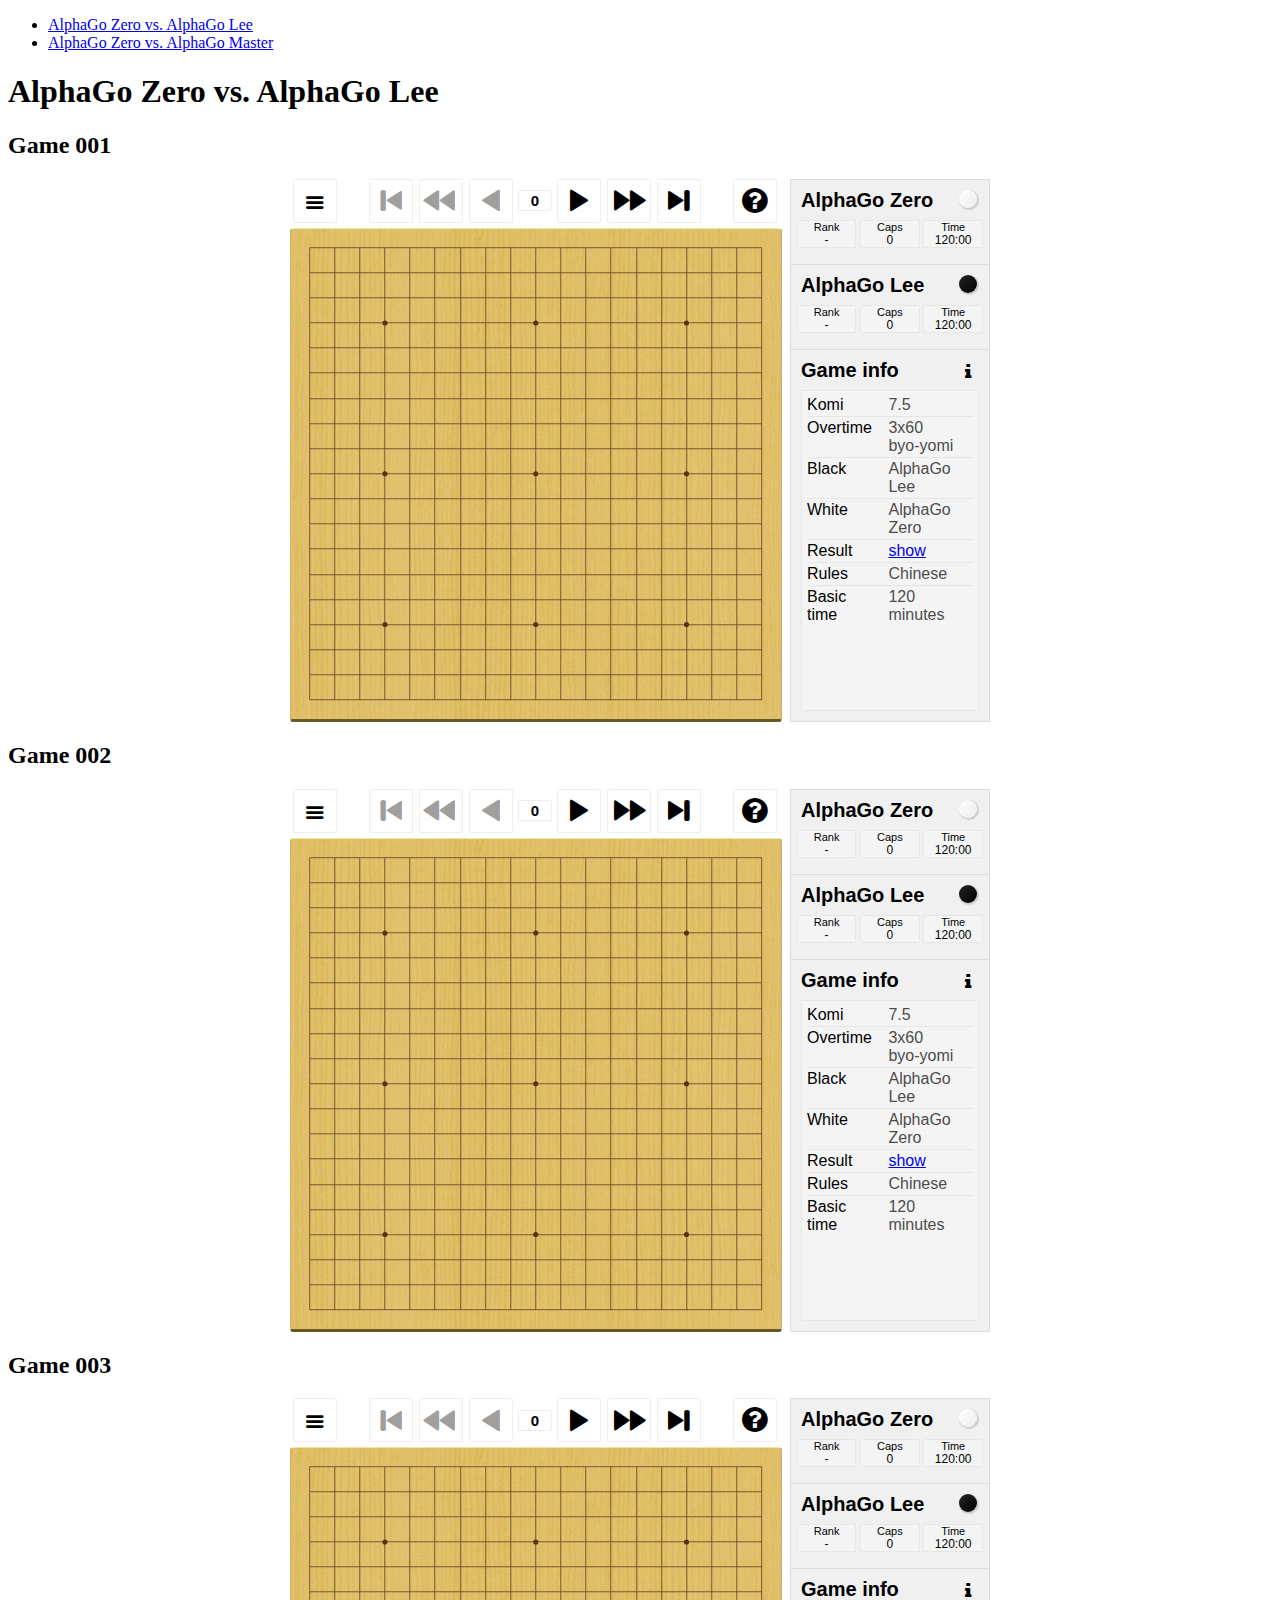
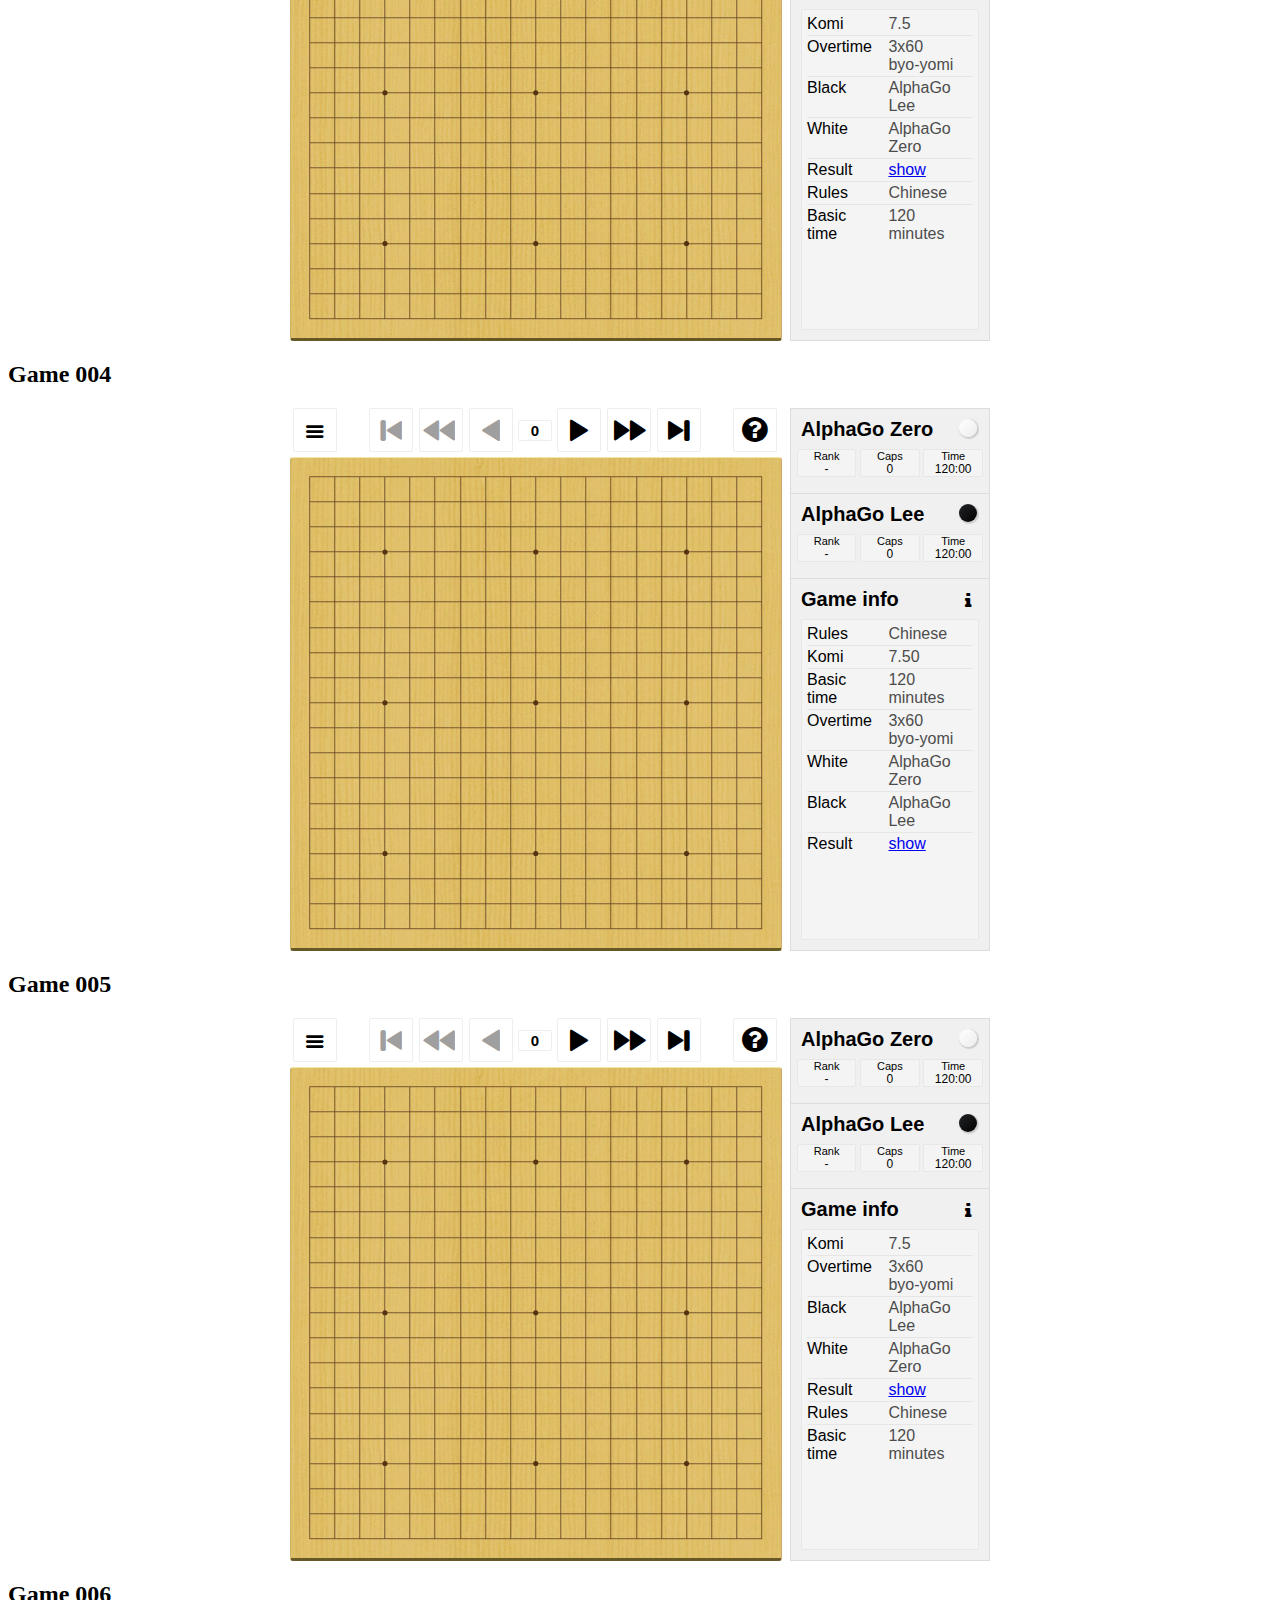
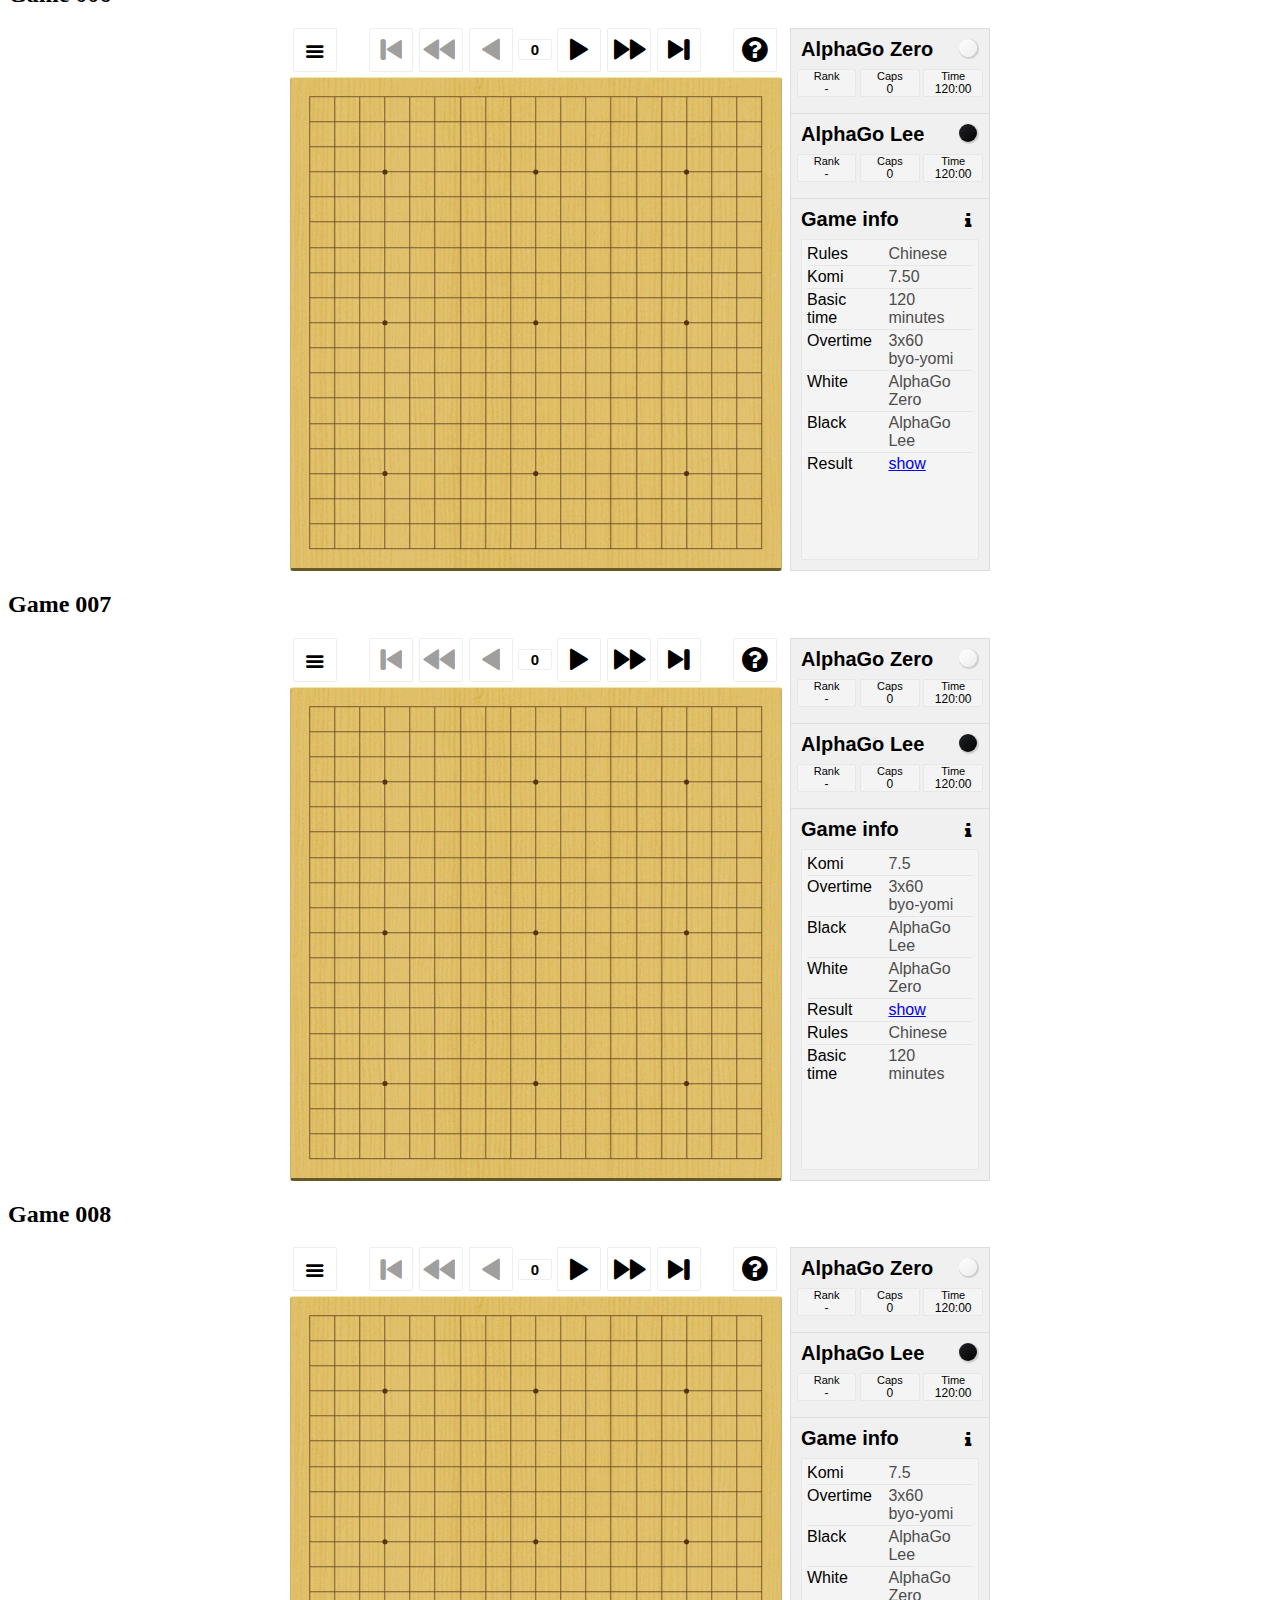
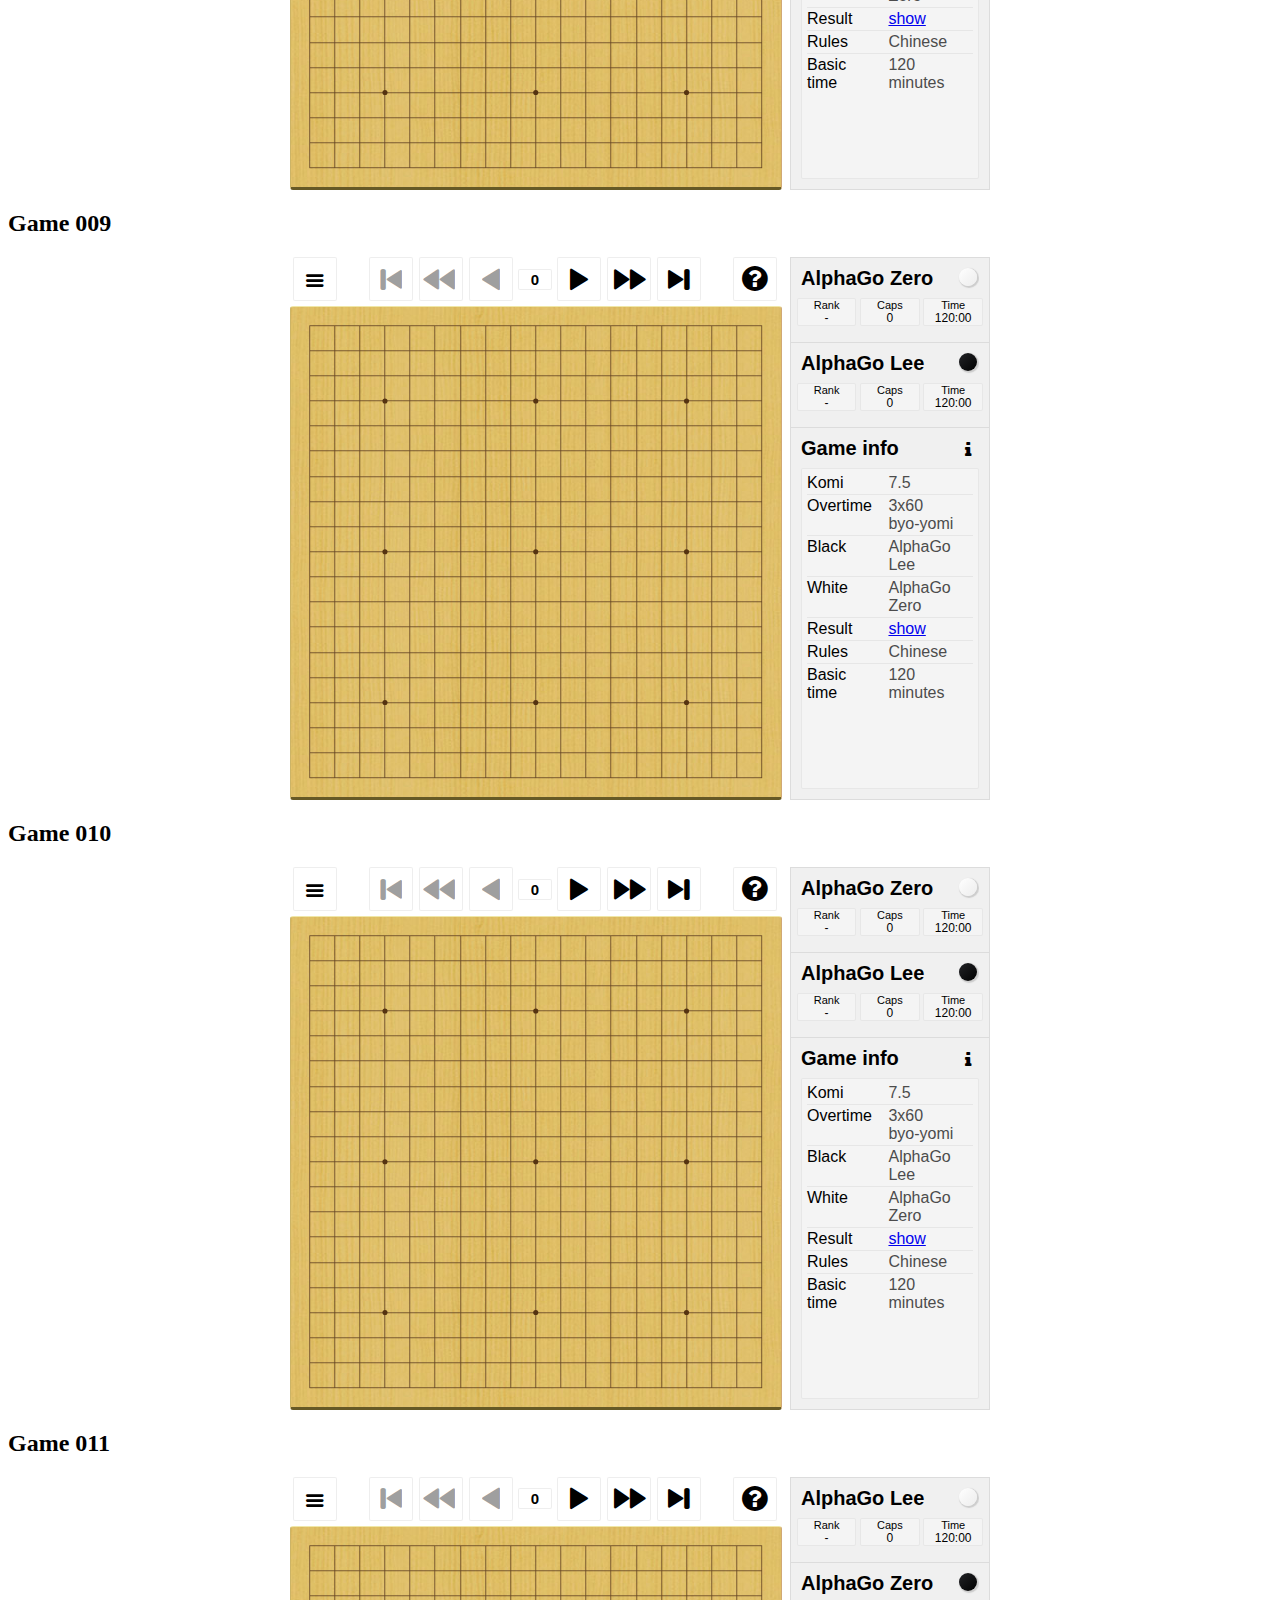
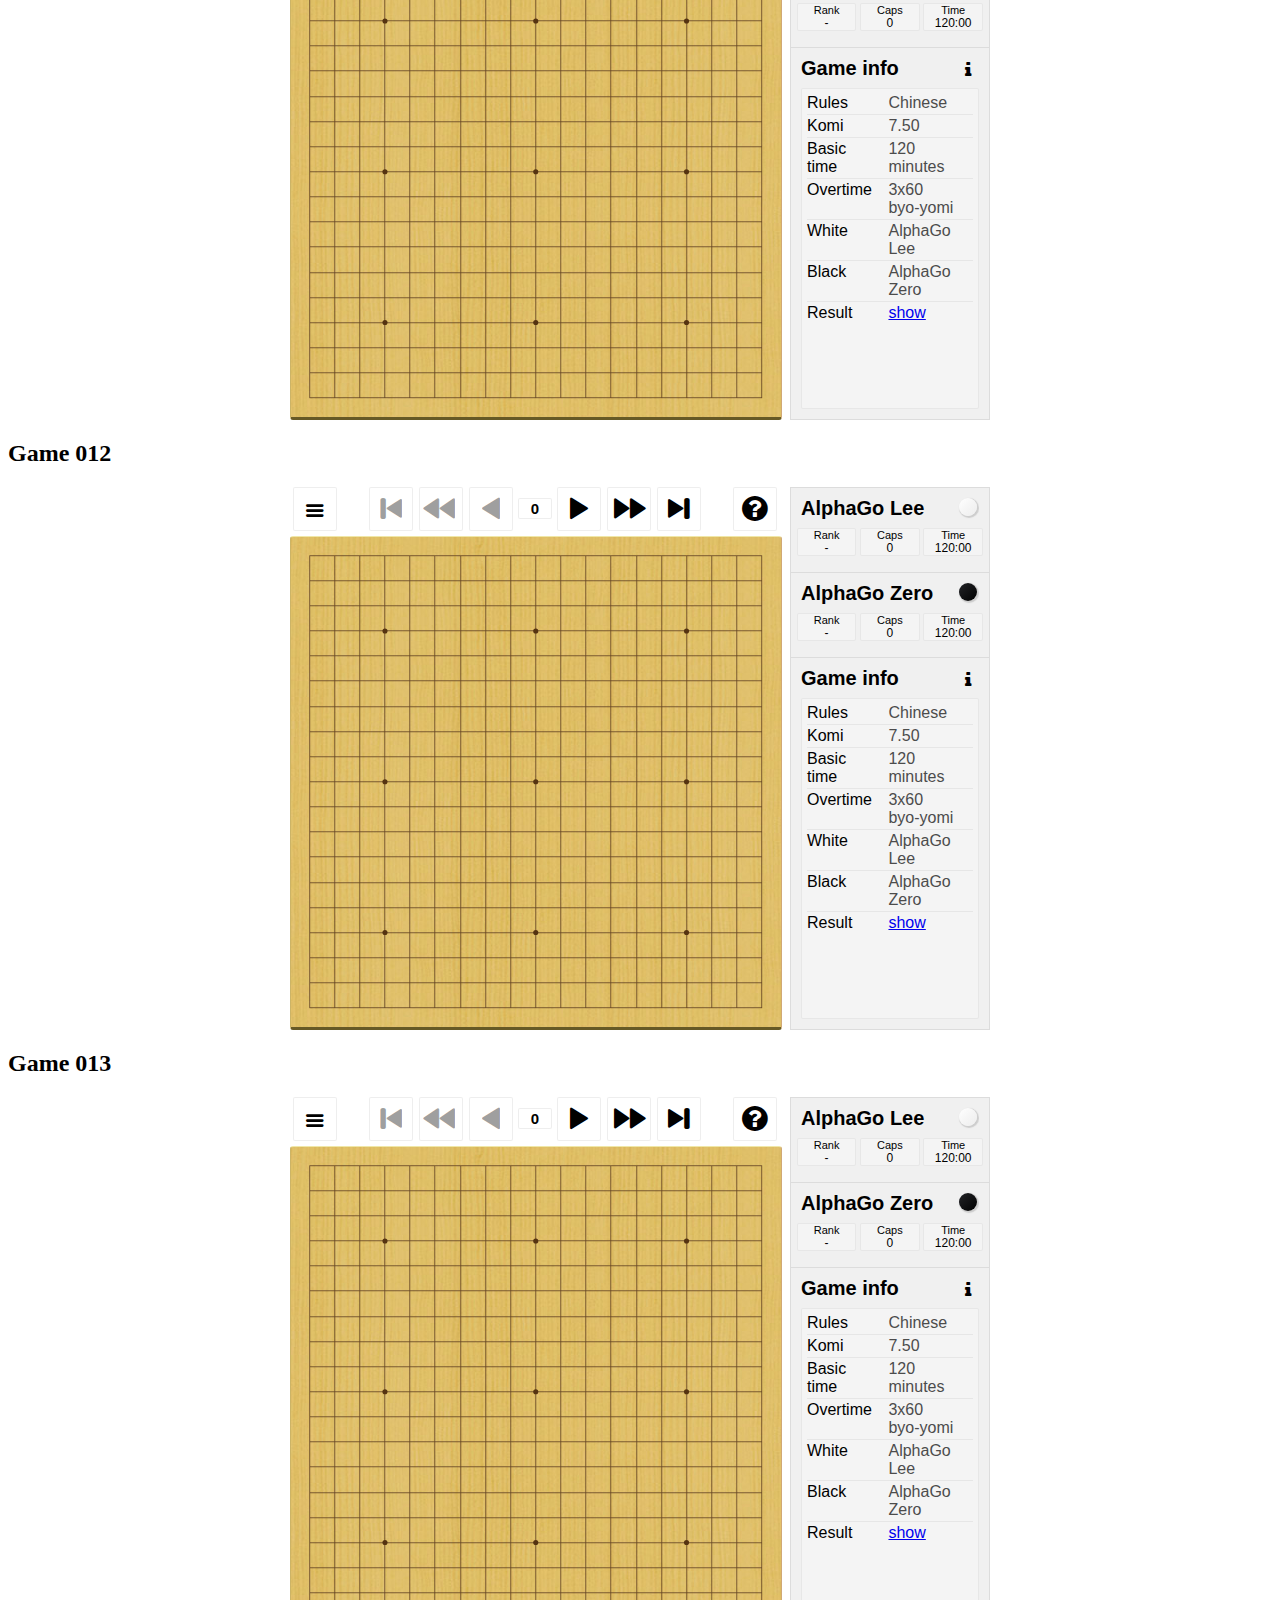
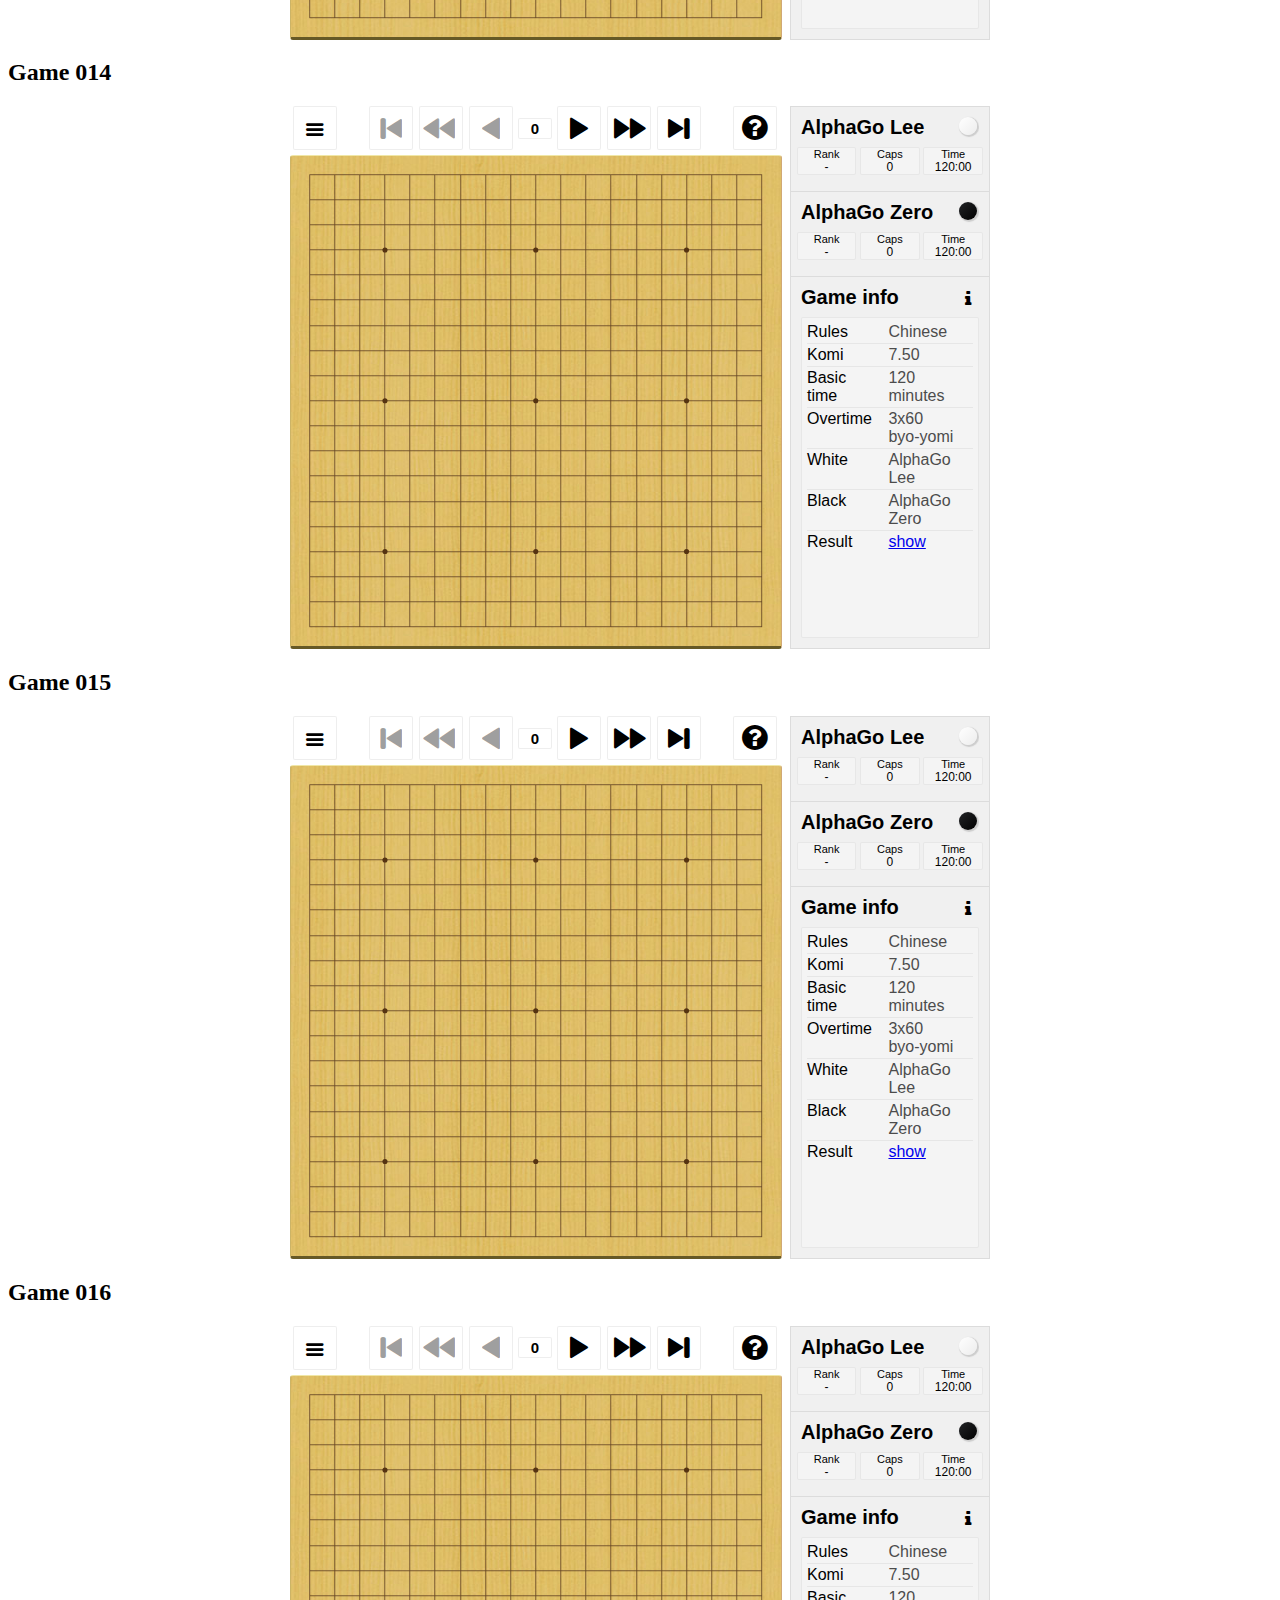
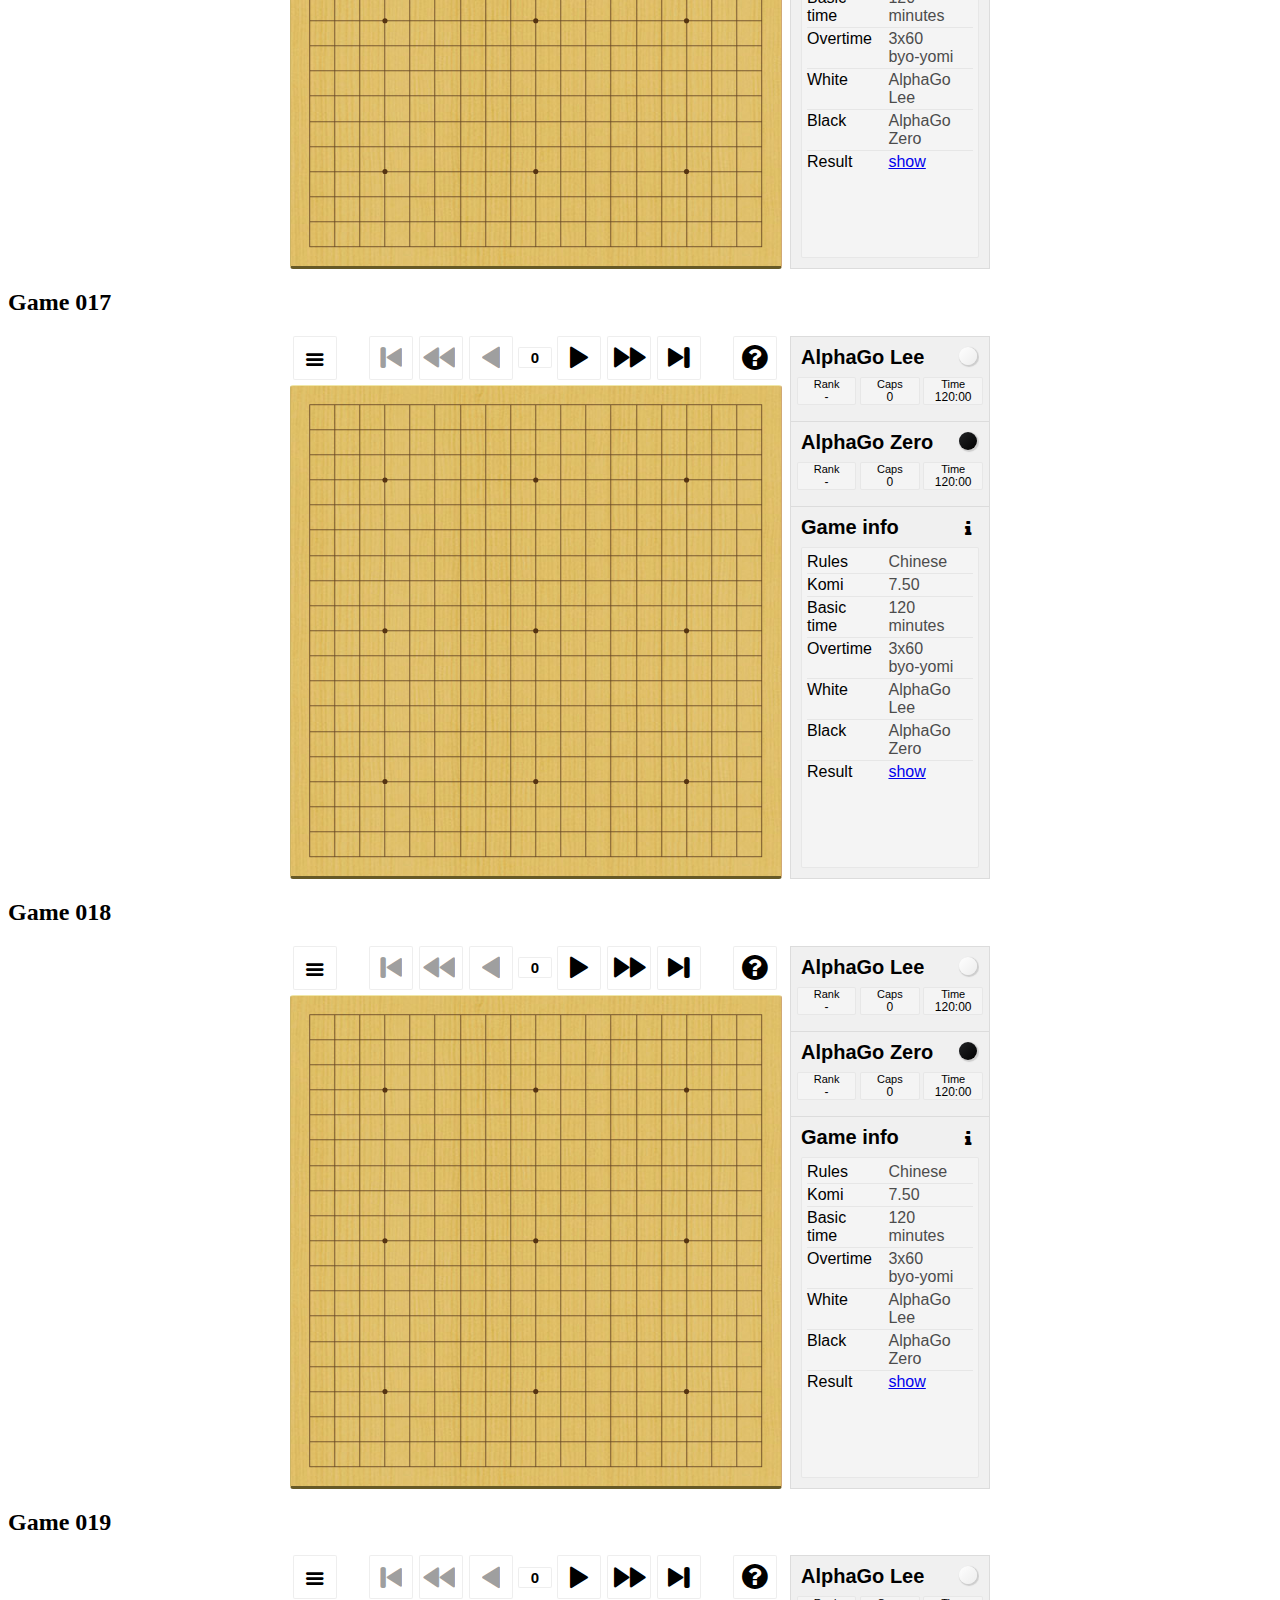
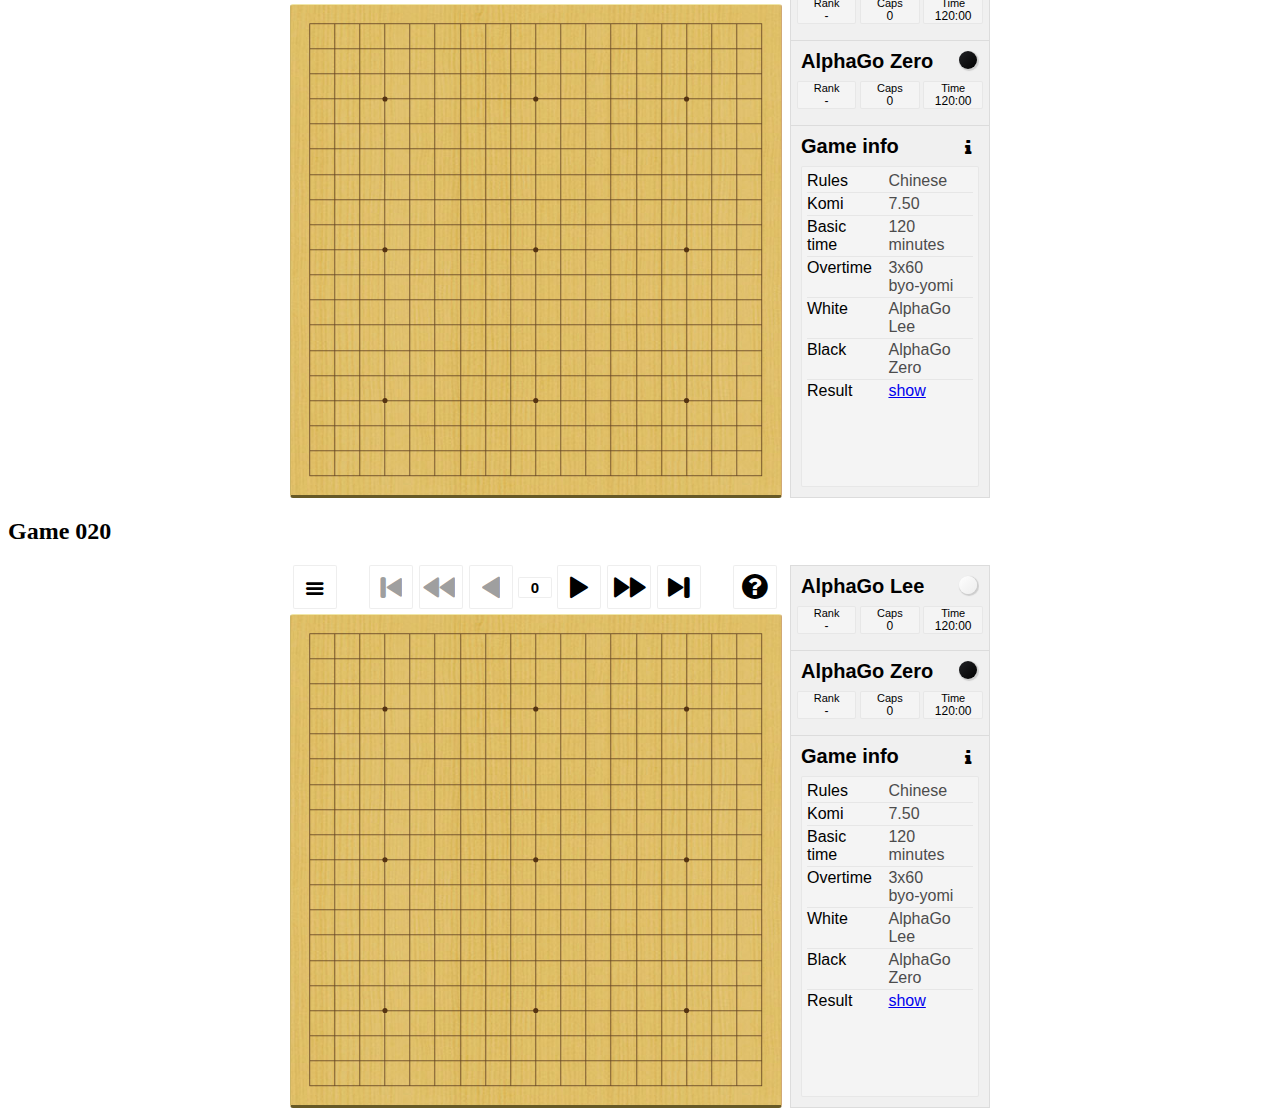
<file: index.html>
<!doctype html>
<html lang="en">
  <head>
    <title>Hello, world!</title>
    <!-- Required meta tags -->
    <meta charset="utf-8">
    <meta name="viewport" content="width=device-width, initial-scale=1, shrink-to-fit=no">

    <!-- Bootstrap CSS -->
    <link rel="stylesheet" href="https://maxcdn.bootstrapcdn.com/bootstrap/4.0.0-beta.2/css/bootstrap.min.css" integrity="sha384-PsH8R72JQ3SOdhVi3uxftmaW6Vc51MKb0q5P2rRUpPvrszuE4W1povHYgTpBfshb" crossorigin="anonymous">
		
		<script type="text/javascript" src="wgo/wgo.min.js"></script>
		<script type="text/javascript" src="wgo/wgo.player.min.js"></script>
		<link type="text/css" href="wgo/wgo.player.css" rel="stylesheet" />
  </head>
  <body>
    <div class="container">
			<header class="header clearfix">
				<nav>
					<ul class="nav nav-pills float-right">
						<li class="nav-item">
							<a class="nav-link active" href="index.html">AlphaGo Zero vs. AlphaGo Lee</a>
						</li>
						<li class="nav-item">
							<a class="nav-link" href="zero-master.html">AlphaGo Zero vs. AlphaGo Master</a>
						</li>
					</ul>
				</nav>
			</header>
			
			<h1 class="title">AlphaGo Zero vs. AlphaGo Lee</h1>

			<h2 class="center">Game 001</h2>
			<div data-wgo="games/extended1/Game_001.sgf" style="width: 700px"></div>
			<h2 class="center">Game 002</h2>
			<div data-wgo="games/extended1/Game_002.sgf" style="width: 700px"></div>
			<h2 class="center">Game 003</h2>
			<div data-wgo="games/extended1/Game_003.sgf" style="width: 700px"></div>
			<h2 class="center">Game 004</h2>
			<div data-wgo="games/extended1/Game_004.sgf" style="width: 700px"></div>
			<h2 class="center">Game 005</h2>
			<div data-wgo="games/extended1/Game_005.sgf" style="width: 700px"></div>
			<h2 class="center">Game 006</h2>
			<div data-wgo="games/extended1/Game_006.sgf" style="width: 700px"></div>
			<h2 class="center">Game 007</h2>
			<div data-wgo="games/extended1/Game_007.sgf" style="width: 700px"></div>
			<h2 class="center">Game 008</h2>
			<div data-wgo="games/extended1/Game_008.sgf" style="width: 700px"></div>
			<h2 class="center">Game 009</h2>
			<div data-wgo="games/extended1/Game_009.sgf" style="width: 700px"></div>
			<h2 class="center">Game 010</h2>
			<div data-wgo="games/extended1/Game_010.sgf" style="width: 700px"></div>
			<h2 class="center">Game 011</h2>
			<div data-wgo="games/extended1/Game_011.sgf" style="width: 700px"></div>
			<h2 class="center">Game 012</h2>
			<div data-wgo="games/extended1/Game_012.sgf" style="width: 700px"></div>
			<h2 class="center">Game 013</h2>
			<div data-wgo="games/extended1/Game_013.sgf" style="width: 700px"></div>
			<h2 class="center">Game 014</h2>
			<div data-wgo="games/extended1/Game_014.sgf" style="width: 700px"></div>
			<h2 class="center">Game 015</h2>
			<div data-wgo="games/extended1/Game_015.sgf" style="width: 700px"></div>
			<h2 class="center">Game 016</h2>
			<div data-wgo="games/extended1/Game_016.sgf" style="width: 700px"></div>
			<h2 class="center">Game 017</h2>
			<div data-wgo="games/extended1/Game_017.sgf" style="width: 700px"></div>
			<h2 class="center">Game 018</h2>
			<div data-wgo="games/extended1/Game_018.sgf" style="width: 700px"></div>
			<h2 class="center">Game 019</h2>
			<div data-wgo="games/extended1/Game_019.sgf" style="width: 700px"></div>
			<h2 class="center">Game 020</h2>
			<div data-wgo="games/extended1/Game_020.sgf" style="width: 700px"></div>
		</div>

    <!-- Optional JavaScript -->
    <!-- jQuery first, then Popper.js, then Bootstrap JS -->
    <script src="https://code.jquery.com/jquery-3.2.1.slim.min.js" integrity="sha384-KJ3o2DKtIkvYIK3UENzmM7KCkRr/rE9/Qpg6aAZGJwFDMVNA/GpGFF93hXpG5KkN" crossorigin="anonymous"></script>
    <script src="https://cdnjs.cloudflare.com/ajax/libs/popper.js/1.12.3/umd/popper.min.js" integrity="sha384-vFJXuSJphROIrBnz7yo7oB41mKfc8JzQZiCq4NCceLEaO4IHwicKwpJf9c9IpFgh" crossorigin="anonymous"></script>
    <script src="https://maxcdn.bootstrapcdn.com/bootstrap/4.0.0-beta.2/js/bootstrap.min.js" integrity="sha384-alpBpkh1PFOepccYVYDB4do5UnbKysX5WZXm3XxPqe5iKTfUKjNkCk9SaVuEZflJ" crossorigin="anonymous"></script>
  </body>
</html>
</file>
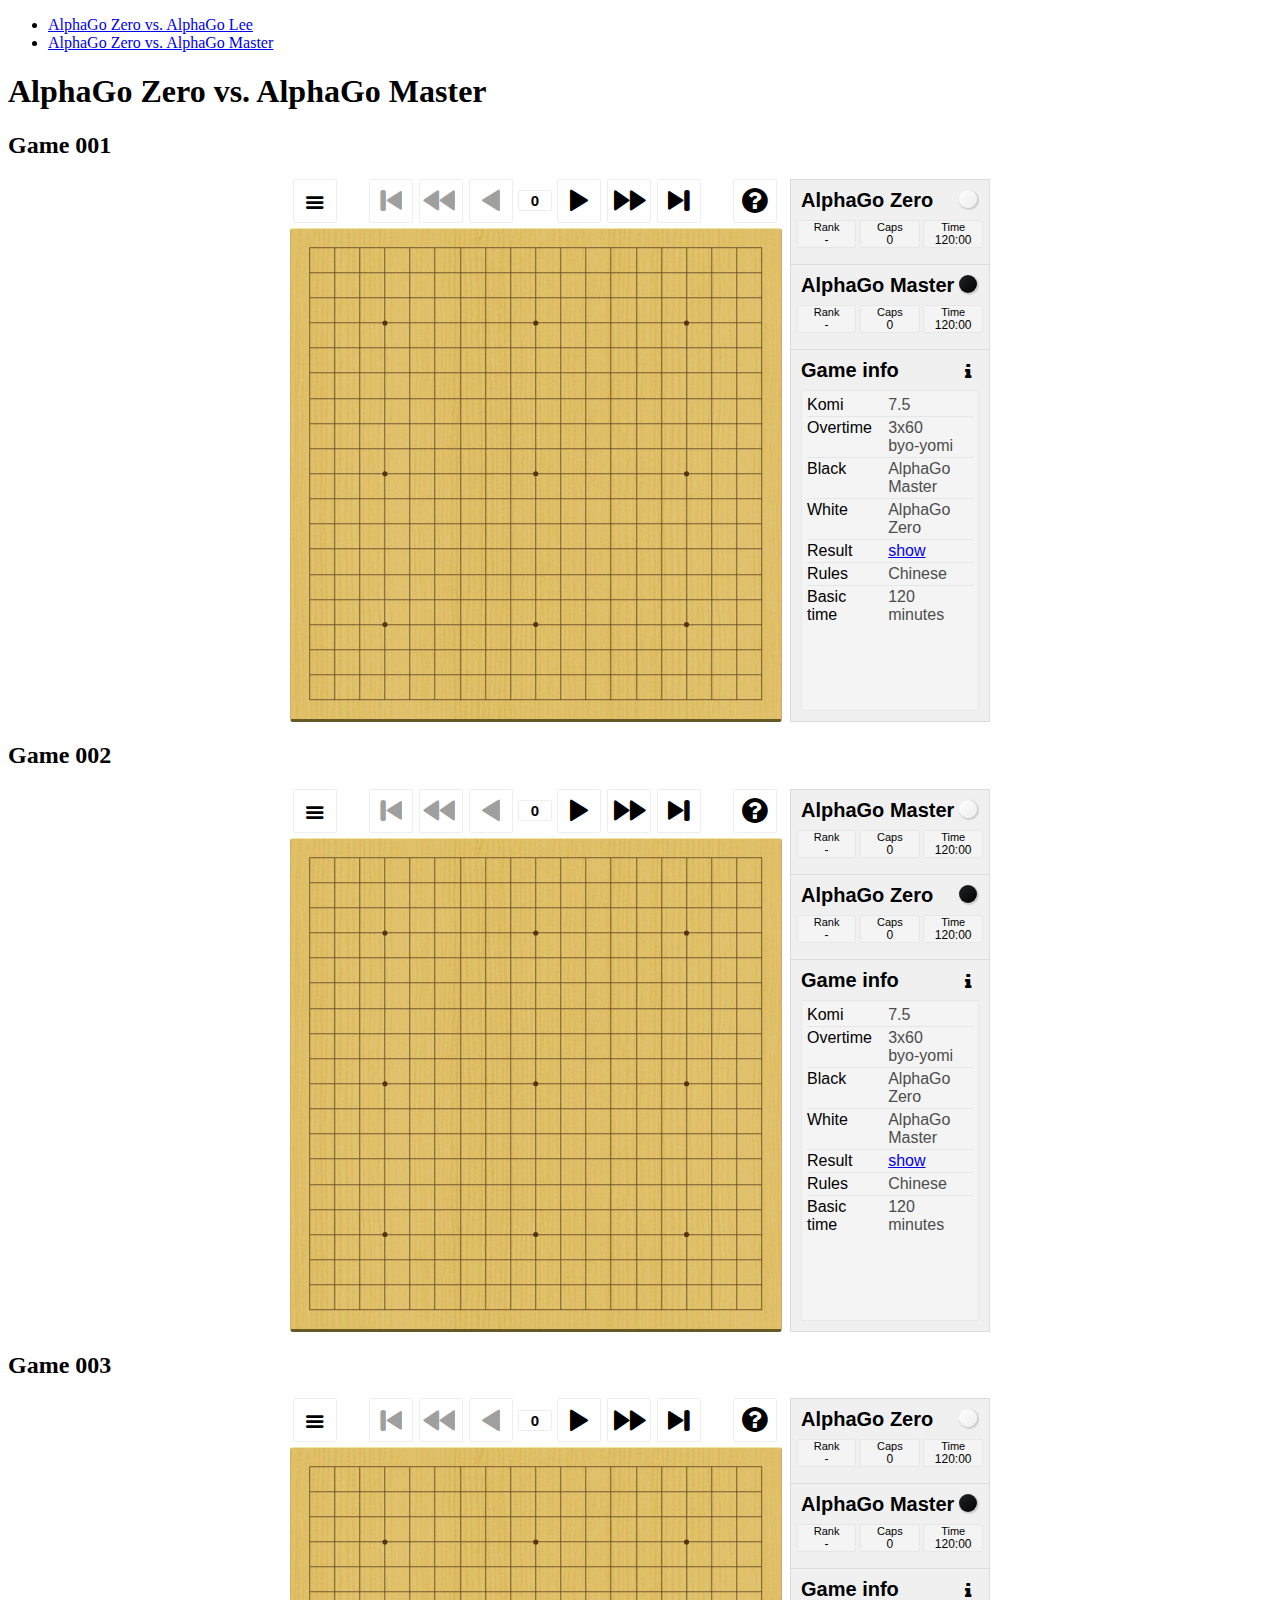
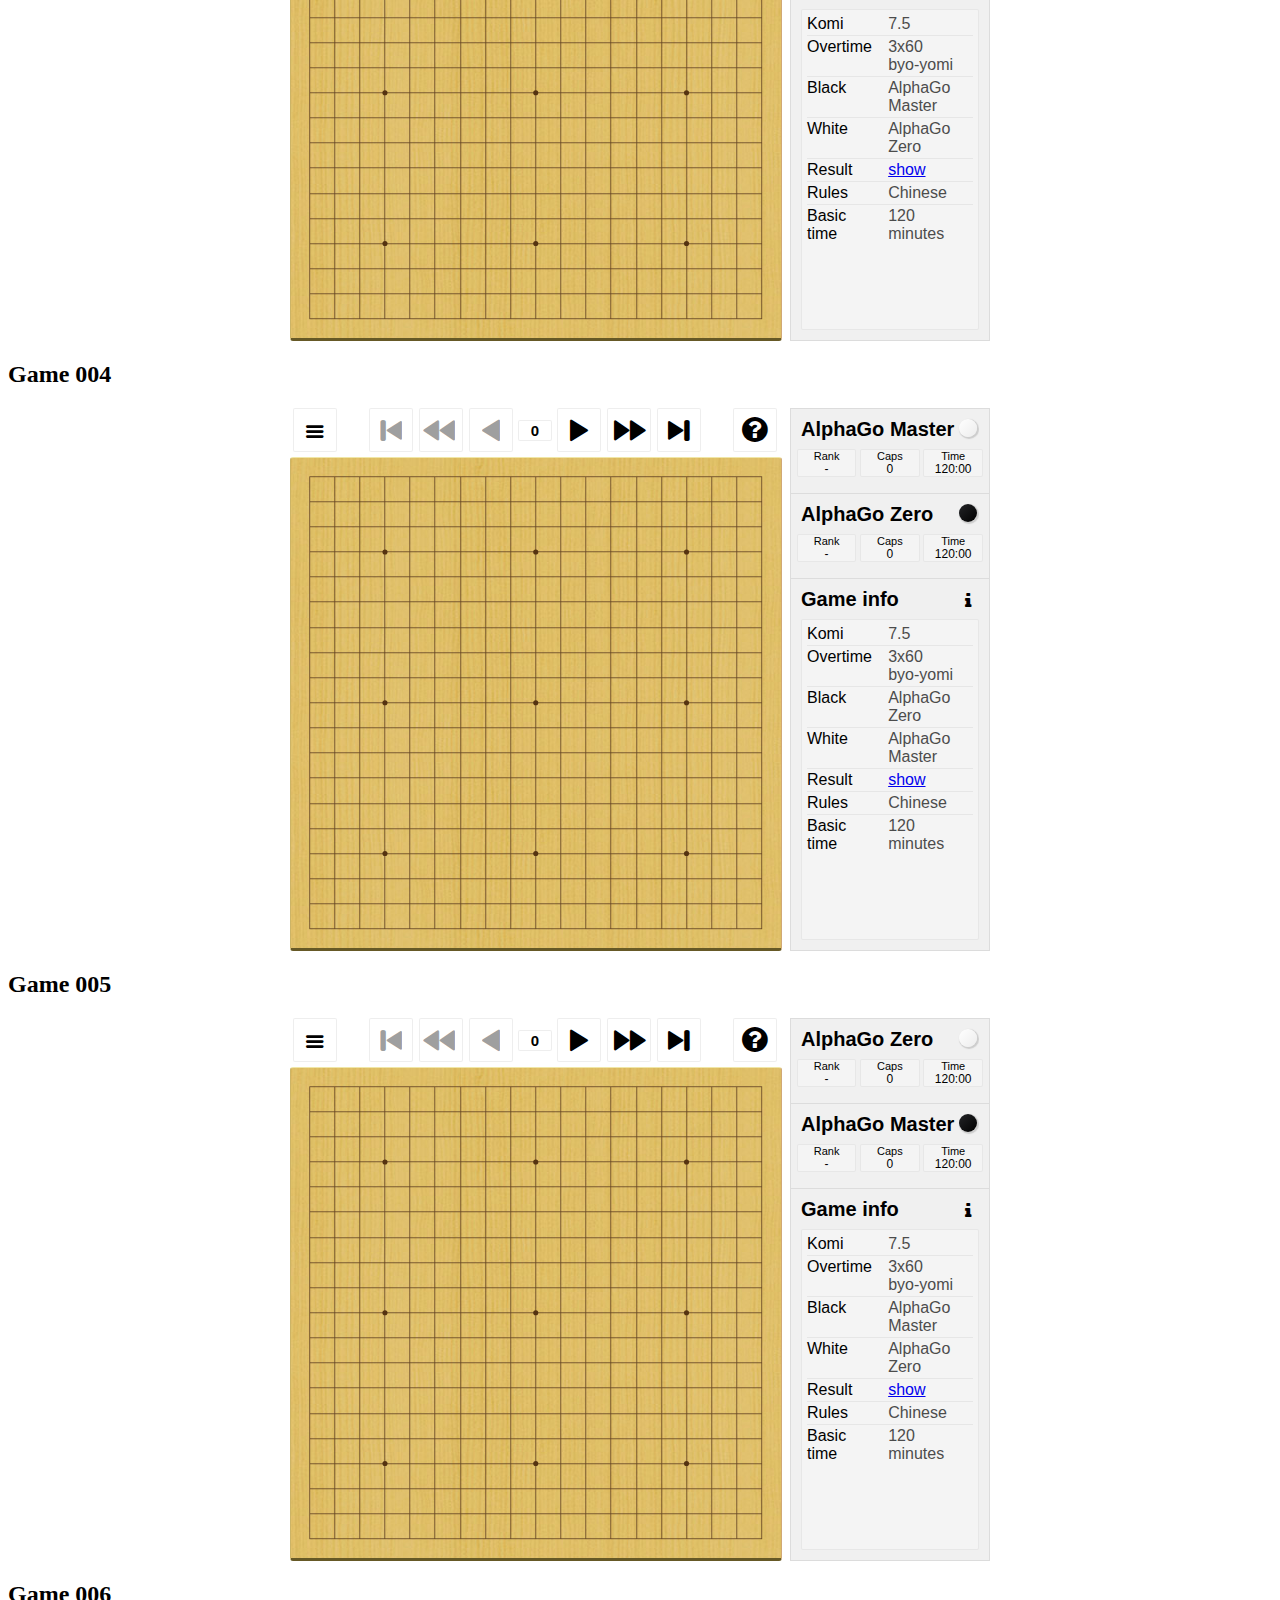
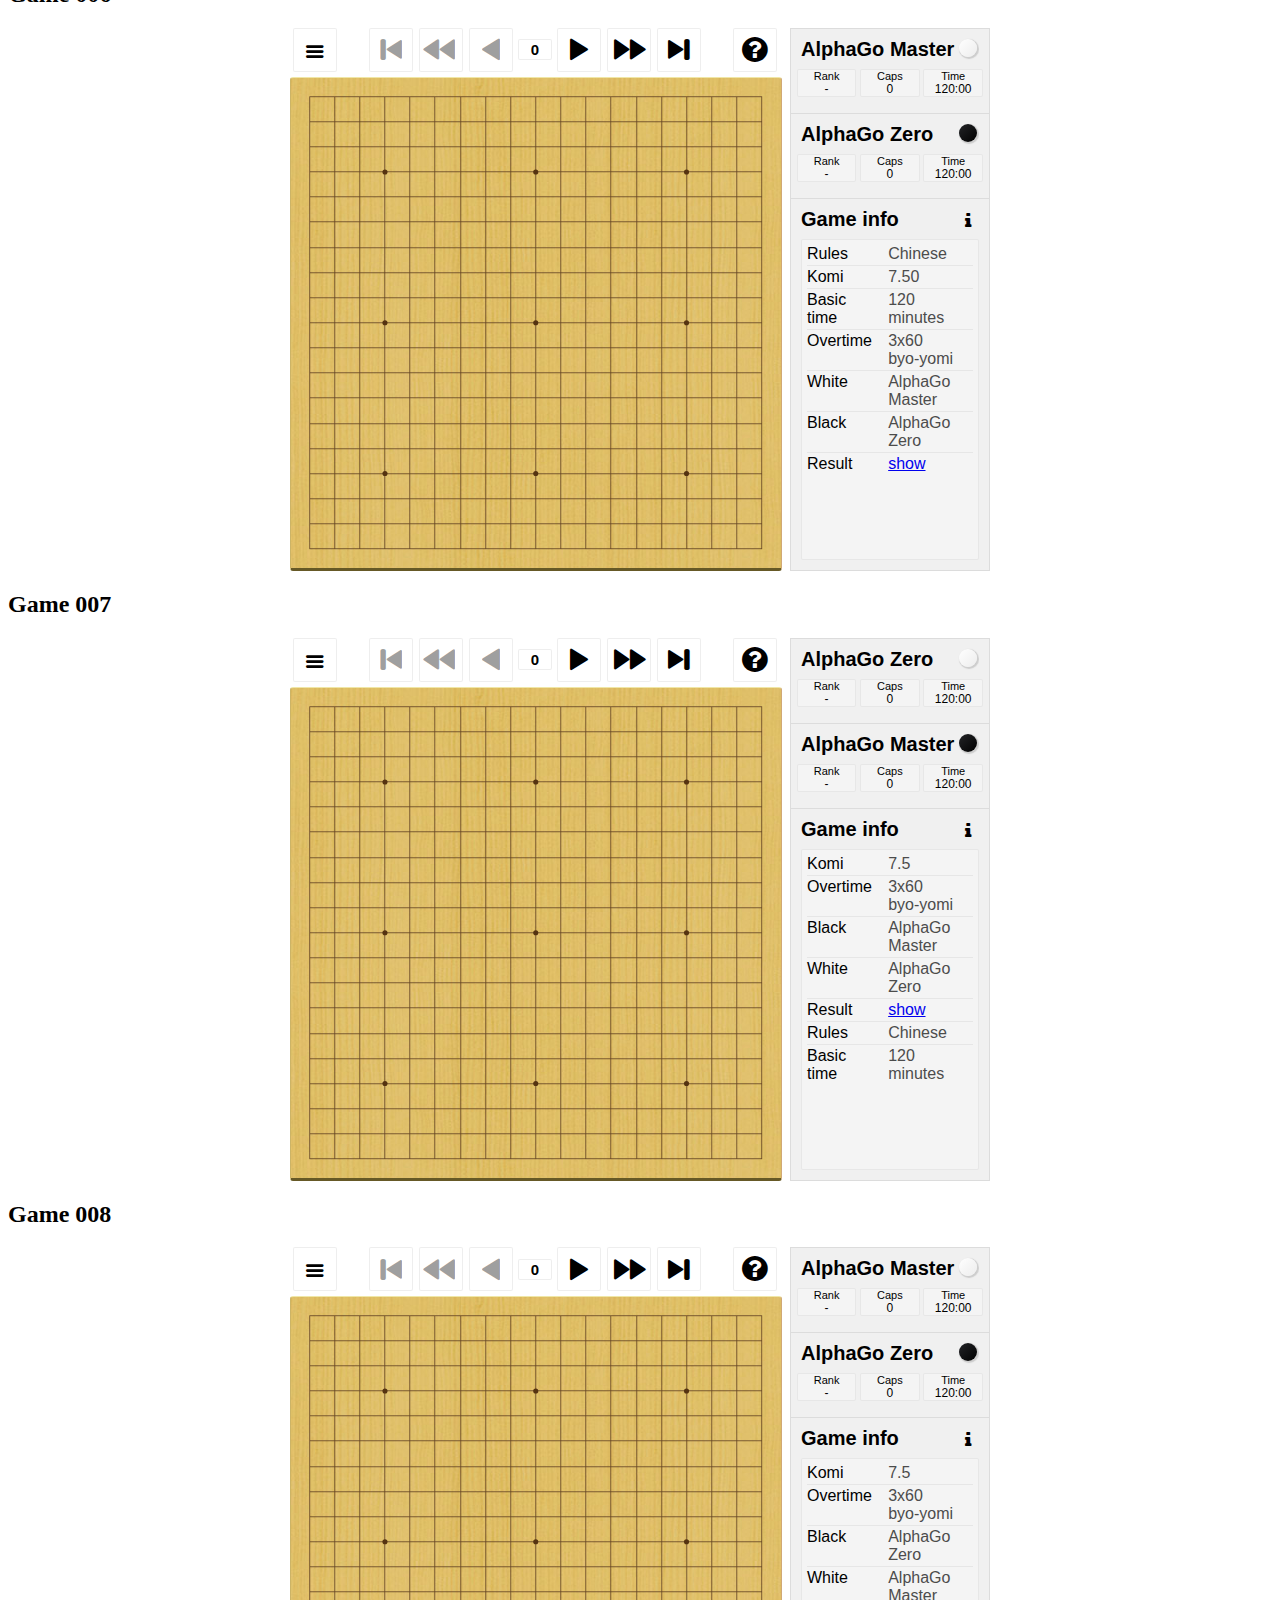
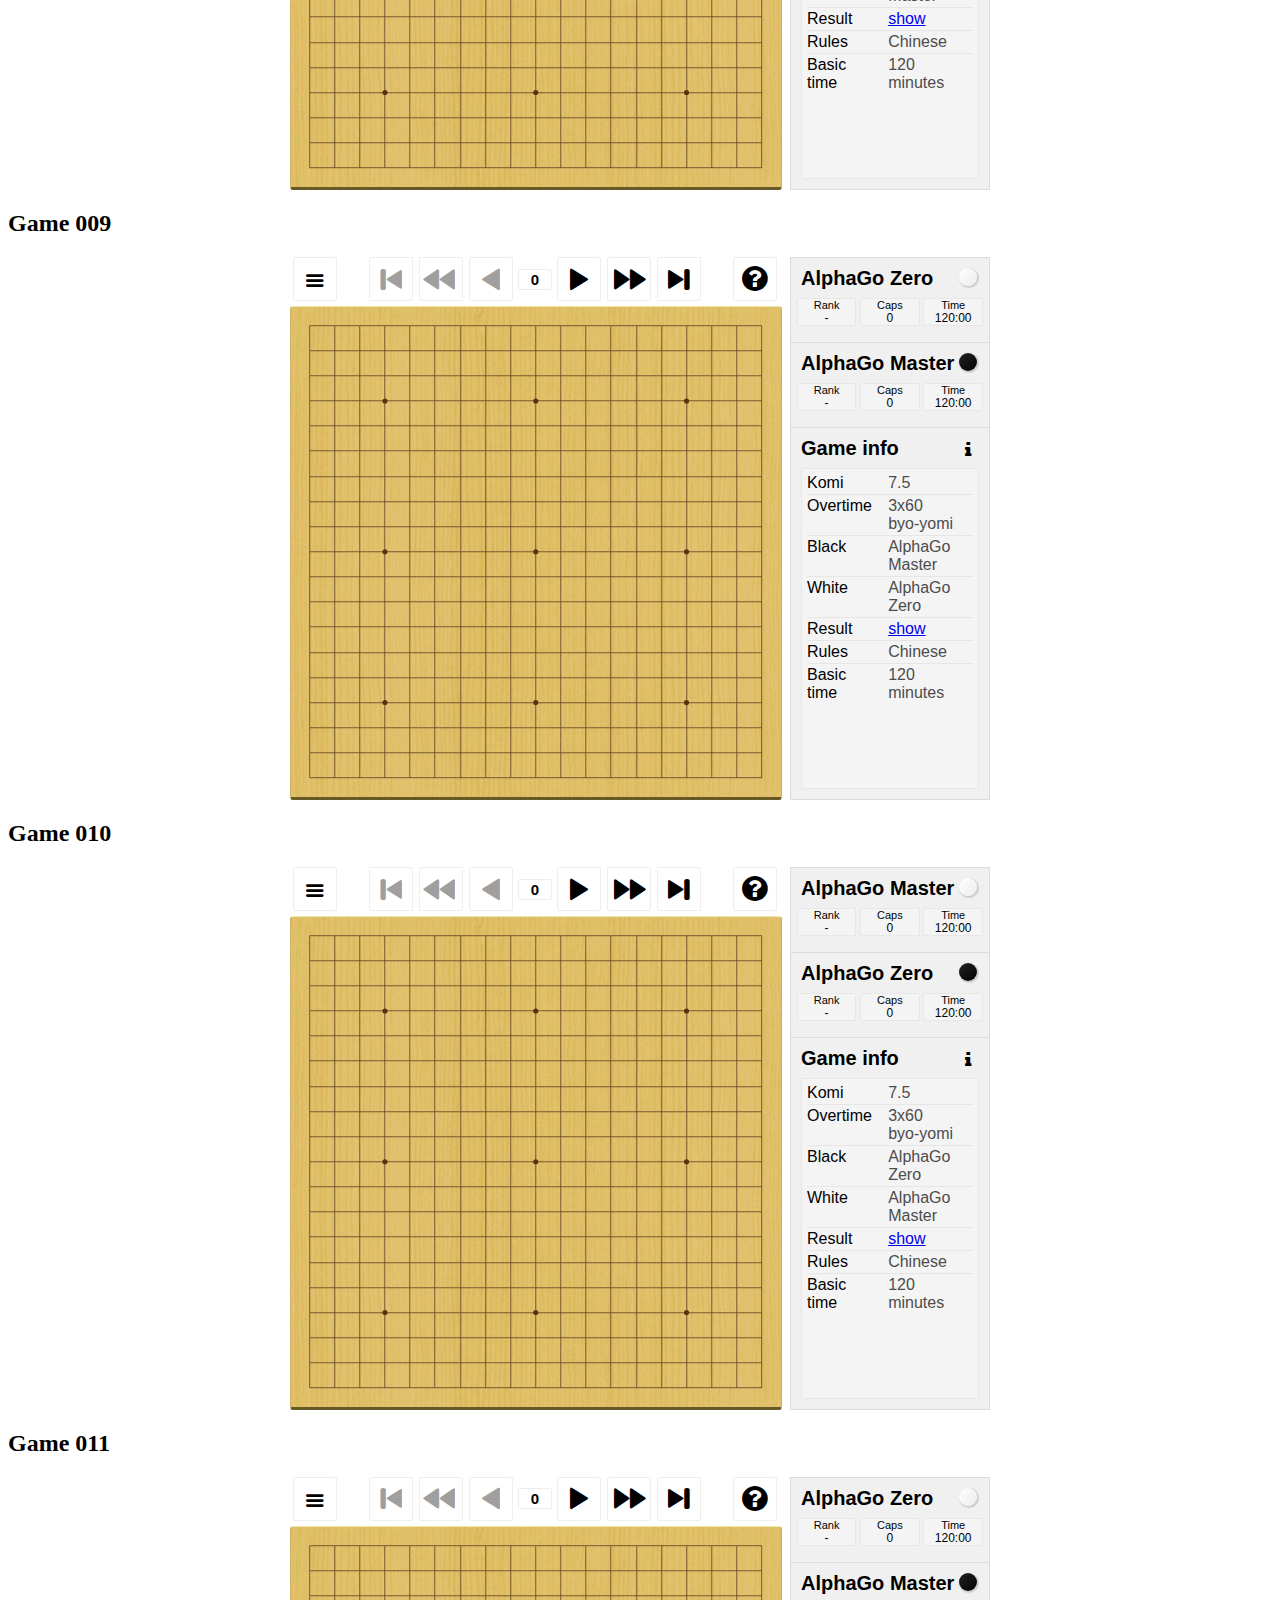
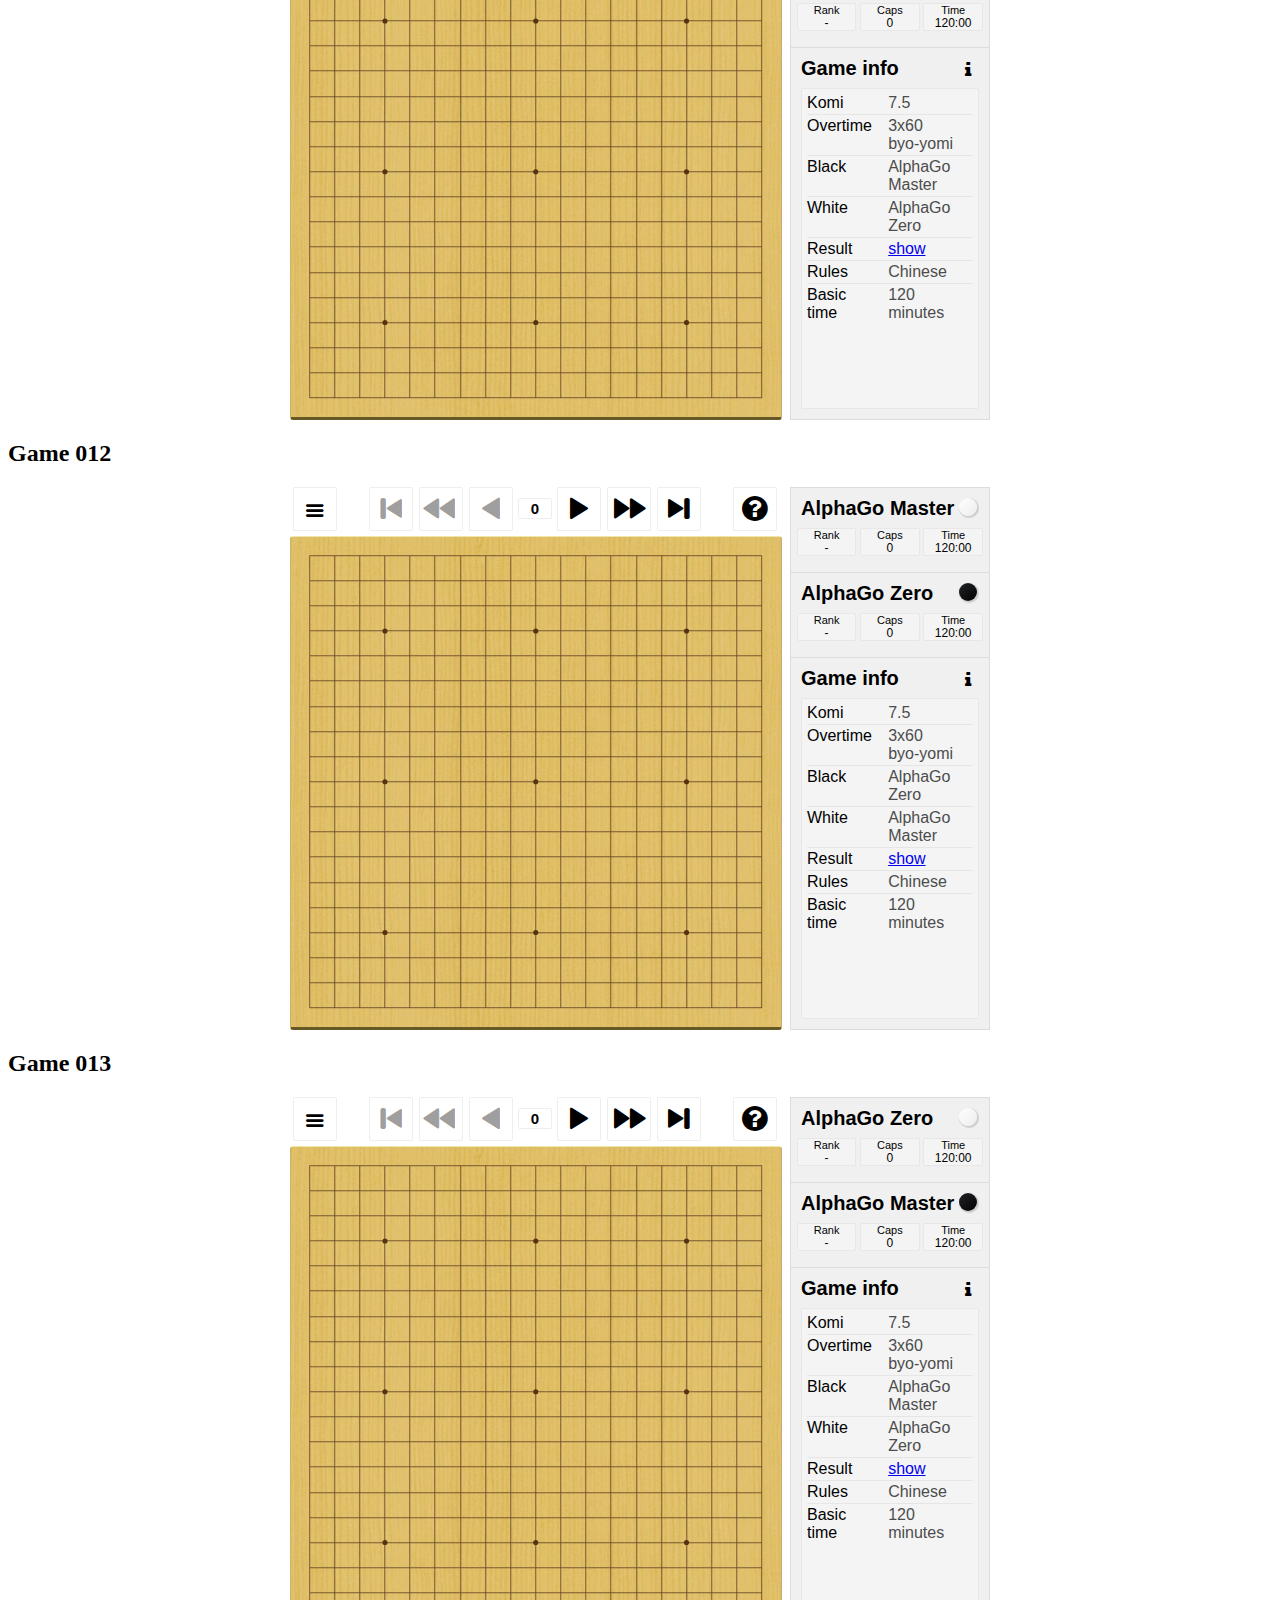
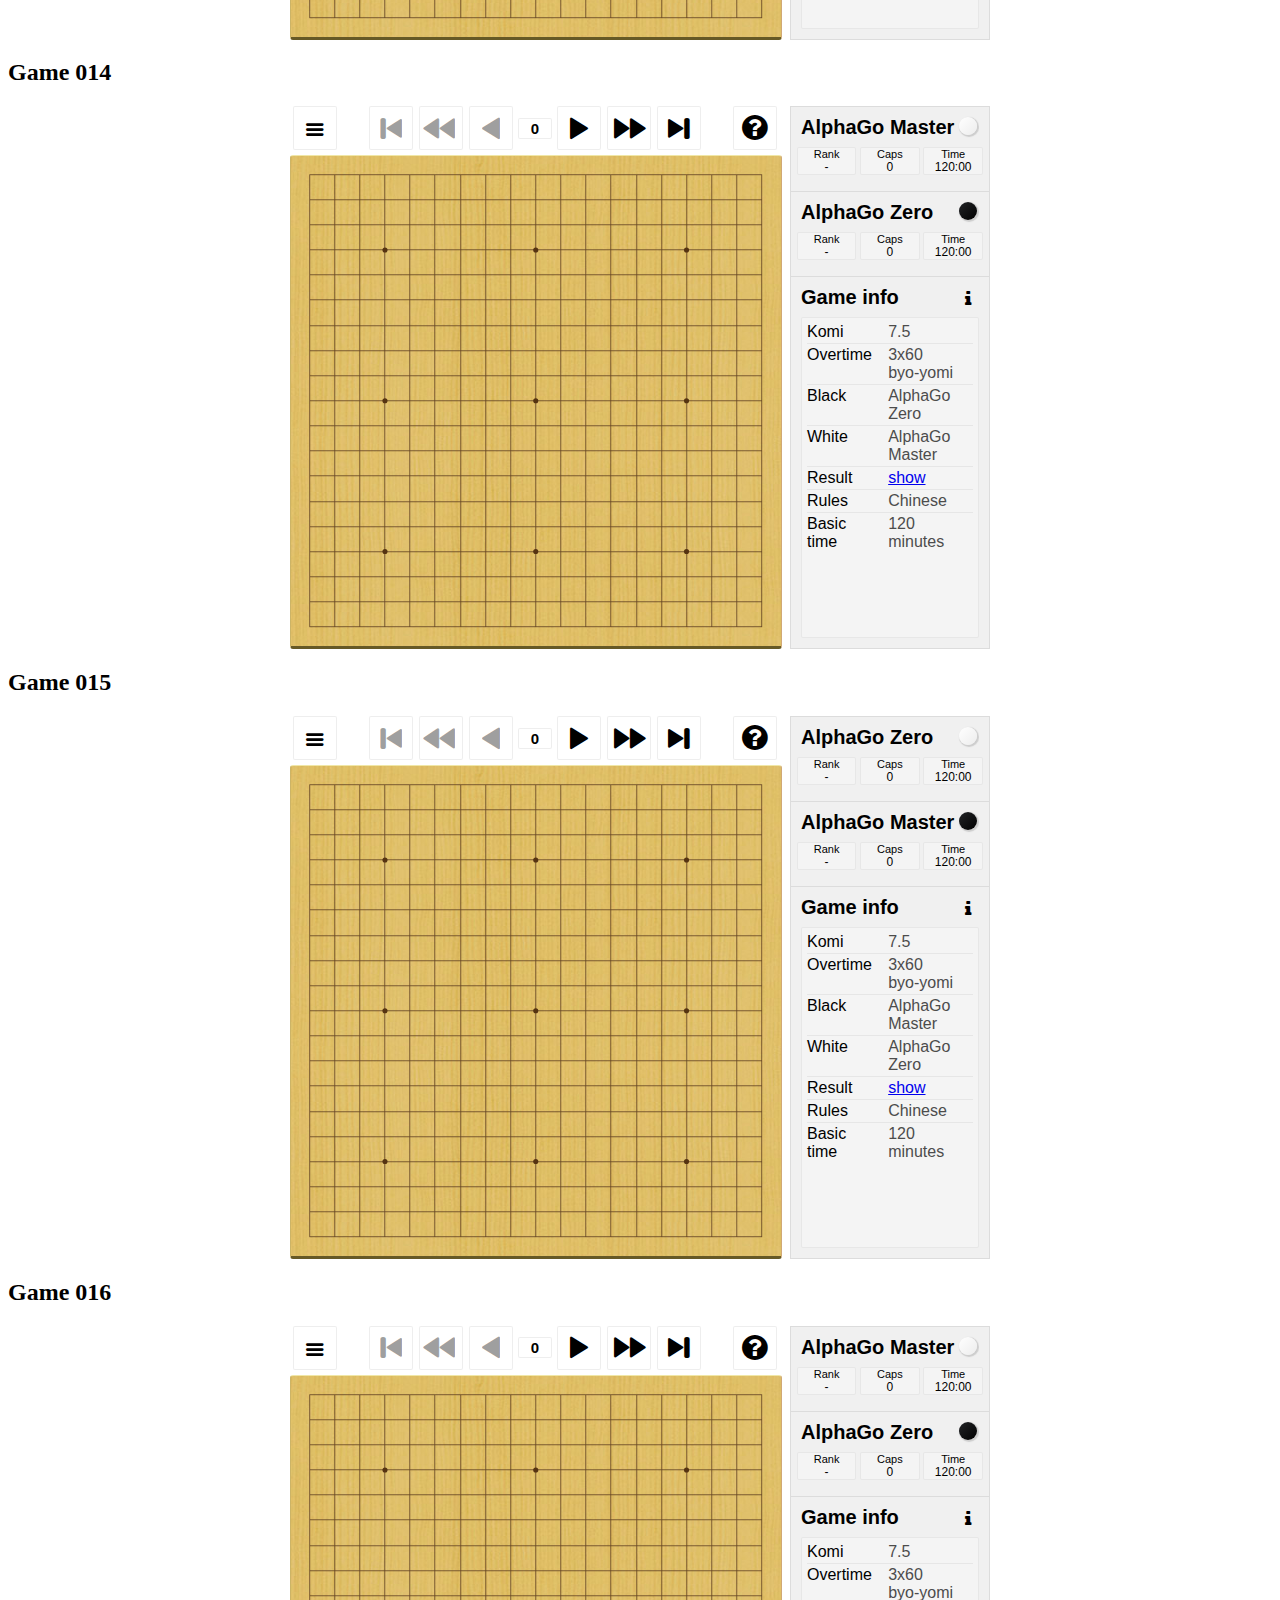
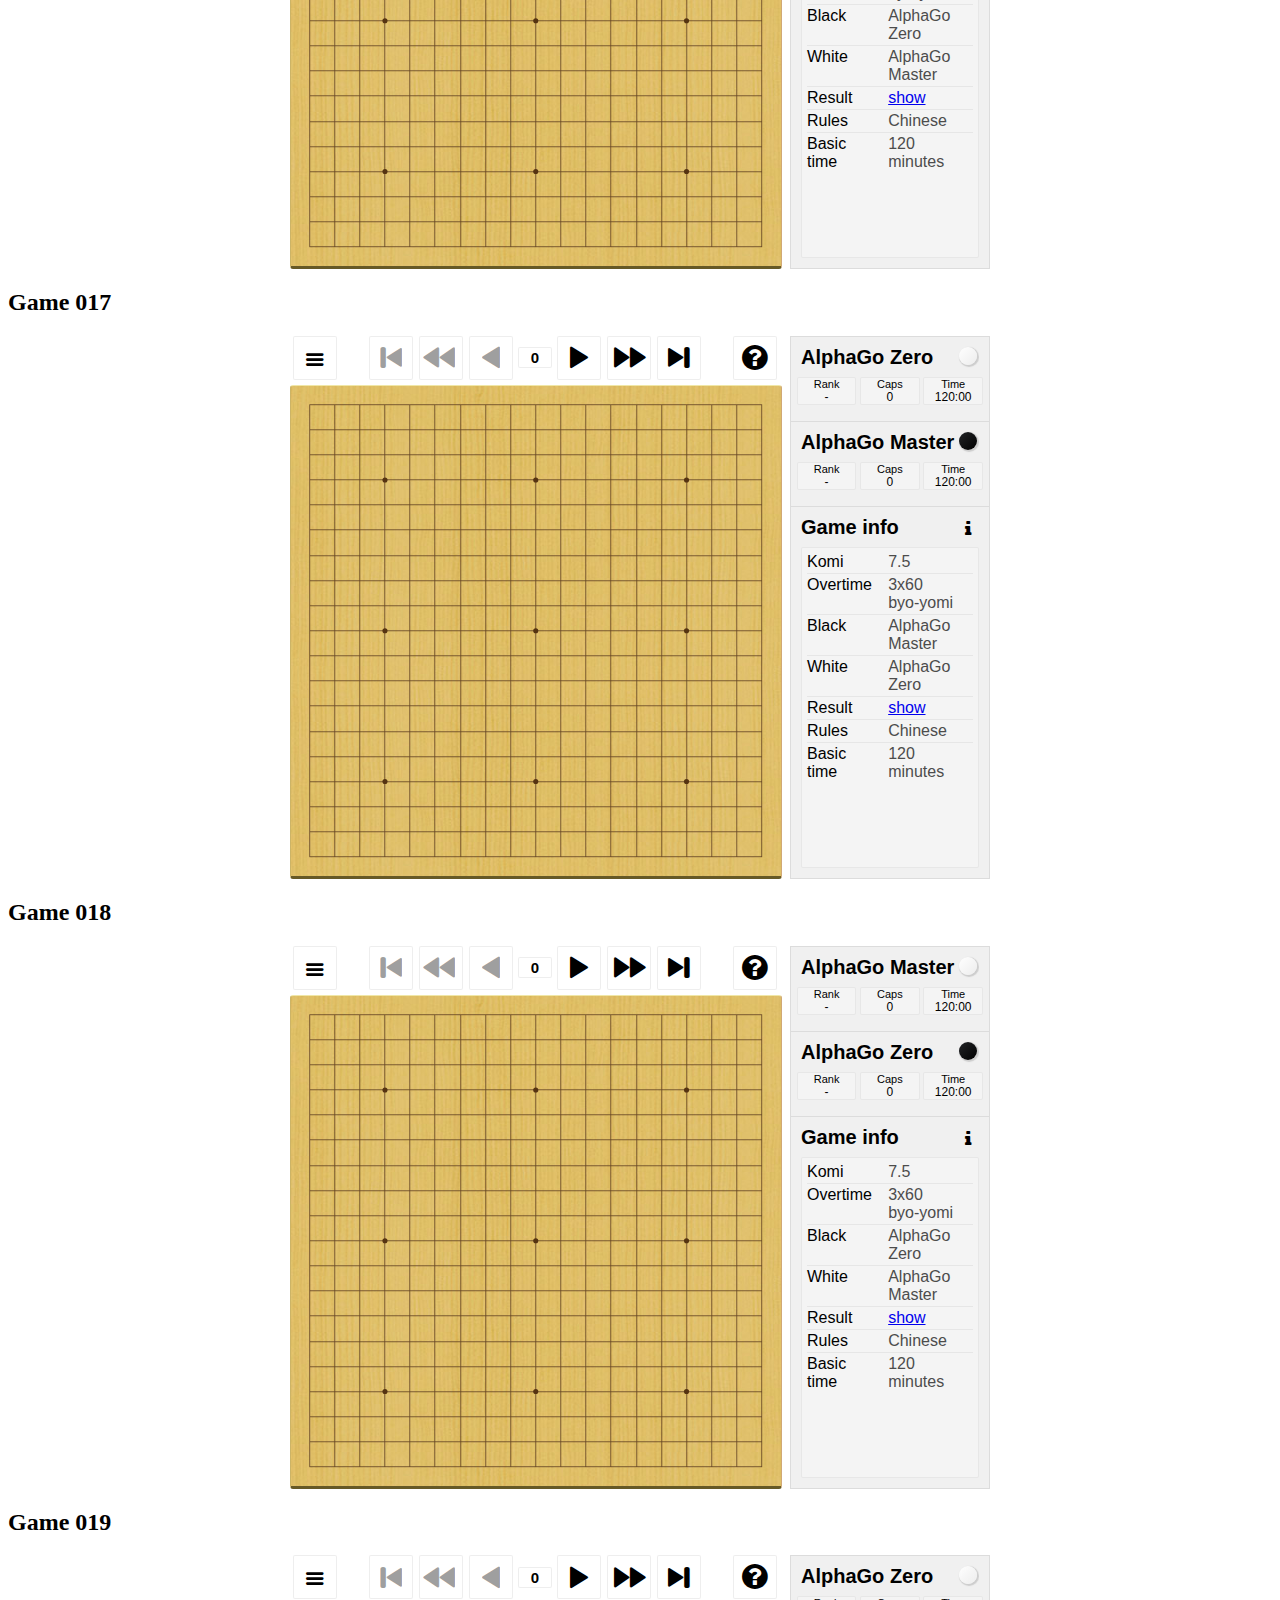
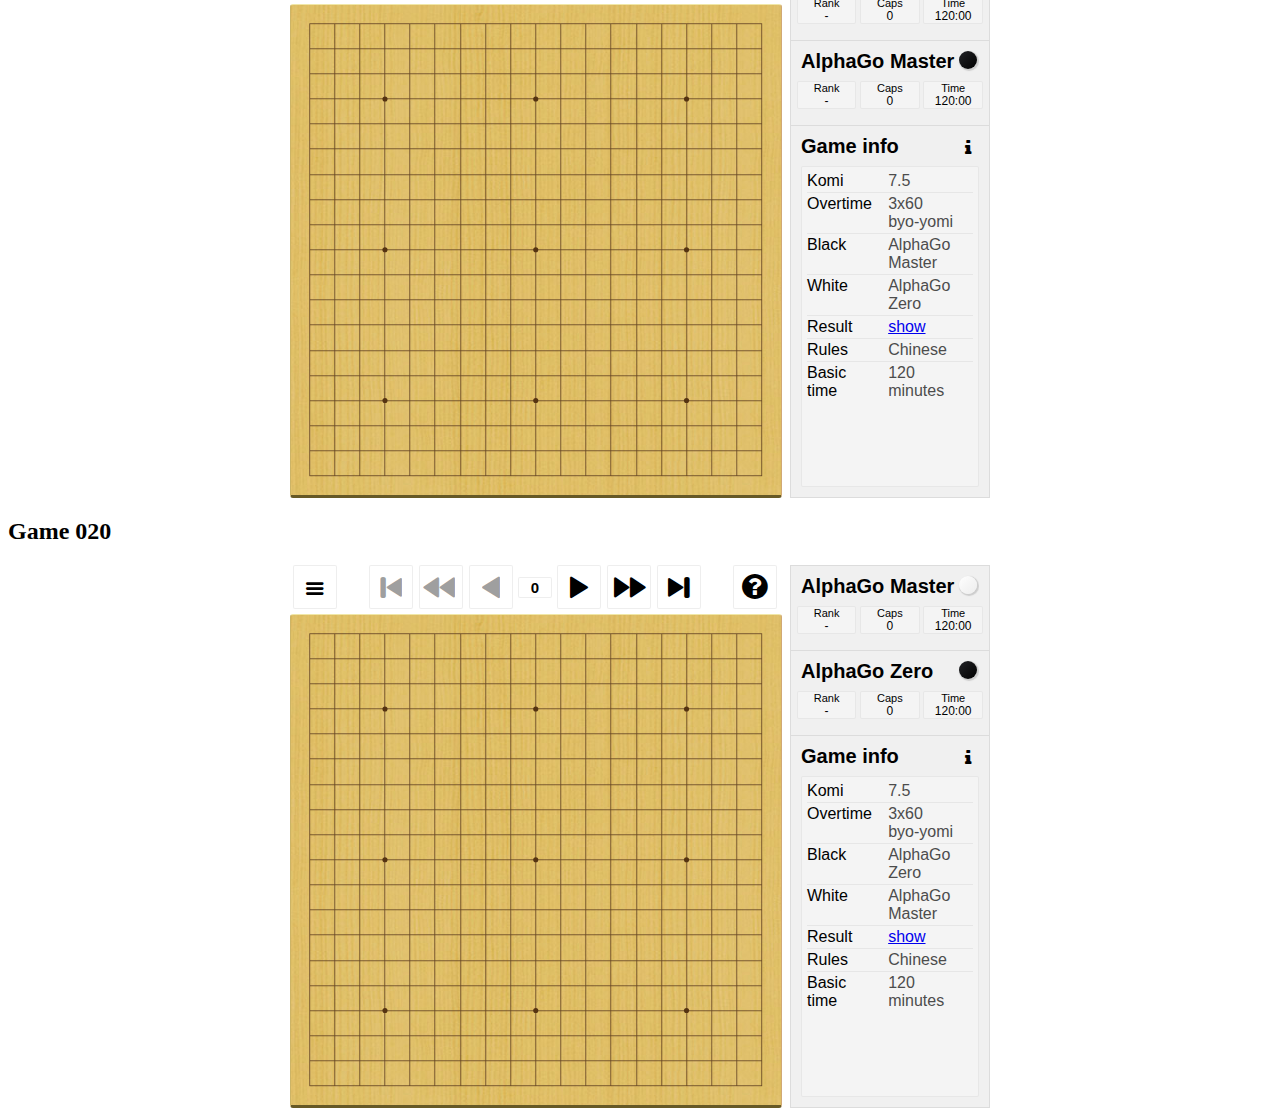
<file: zero-master.html>
<!doctype html>
<html lang="en">

<head>
  <title>Hello, world!</title>
  <!-- Required meta tags -->
  <meta charset="utf-8">
  <meta name="viewport" content="width=device-width, initial-scale=1, shrink-to-fit=no">

  <!-- Bootstrap CSS -->
  <link rel="stylesheet" href="https://maxcdn.bootstrapcdn.com/bootstrap/4.0.0-beta.2/css/bootstrap.min.css" integrity="sha384-PsH8R72JQ3SOdhVi3uxftmaW6Vc51MKb0q5P2rRUpPvrszuE4W1povHYgTpBfshb"
    crossorigin="anonymous">

  <script type="text/javascript" src="wgo/wgo.min.js"></script>
  <script type="text/javascript" src="wgo/wgo.player.min.js"></script>
  <link type="text/css" href="wgo/wgo.player.css" rel="stylesheet" />
</head>

<body>
  <div class="container">
		<header class="header clearfix">
			<nav>
				<ul class="nav nav-pills float-right">
					<li class="nav-item">
						<a class="nav-link" href="index.html">AlphaGo Zero vs. AlphaGo Lee</a>
					</li>
					<li class="nav-item">
						<a class="nav-link active" href="zero-master.html">AlphaGo Zero vs. AlphaGo Master</a>
					</li>
				</ul>
			</nav>
		</header>
	
    <h1 class="title">AlphaGo Zero vs. AlphaGo Master</h1>

    <h2 class="center">Game 001</h2>
    <div data-wgo="games/extended6/Game_001.sgf" style="width: 700px"></div>
    <h2 class="center">Game 002</h2>
    <div data-wgo="games/extended6/Game_002.sgf" style="width: 700px"></div>
    <h2 class="center">Game 003</h2>
    <div data-wgo="games/extended6/Game_003.sgf" style="width: 700px"></div>
    <h2 class="center">Game 004</h2>
    <div data-wgo="games/extended6/Game_004.sgf" style="width: 700px"></div>
    <h2 class="center">Game 005</h2>
    <div data-wgo="games/extended6/Game_005.sgf" style="width: 700px"></div>
    <h2 class="center">Game 006</h2>
    <div data-wgo="games/extended6/Game_006.sgf" style="width: 700px"></div>
    <h2 class="center">Game 007</h2>
    <div data-wgo="games/extended6/Game_007.sgf" style="width: 700px"></div>
    <h2 class="center">Game 008</h2>
    <div data-wgo="games/extended6/Game_008.sgf" style="width: 700px"></div>
    <h2 class="center">Game 009</h2>
    <div data-wgo="games/extended6/Game_009.sgf" style="width: 700px"></div>
    <h2 class="center">Game 010</h2>
    <div data-wgo="games/extended6/Game_010.sgf" style="width: 700px"></div>
    <h2 class="center">Game 011</h2>
    <div data-wgo="games/extended6/Game_011.sgf" style="width: 700px"></div>
    <h2 class="center">Game 012</h2>
    <div data-wgo="games/extended6/Game_012.sgf" style="width: 700px"></div>
    <h2 class="center">Game 013</h2>
    <div data-wgo="games/extended6/Game_013.sgf" style="width: 700px"></div>
    <h2 class="center">Game 014</h2>
    <div data-wgo="games/extended6/Game_014.sgf" style="width: 700px"></div>
    <h2 class="center">Game 015</h2>
    <div data-wgo="games/extended6/Game_015.sgf" style="width: 700px"></div>
    <h2 class="center">Game 016</h2>
    <div data-wgo="games/extended6/Game_016.sgf" style="width: 700px"></div>
    <h2 class="center">Game 017</h2>
    <div data-wgo="games/extended6/Game_017.sgf" style="width: 700px"></div>
    <h2 class="center">Game 018</h2>
    <div data-wgo="games/extended6/Game_018.sgf" style="width: 700px"></div>
    <h2 class="center">Game 019</h2>
    <div data-wgo="games/extended6/Game_019.sgf" style="width: 700px"></div>
    <h2 class="center">Game 020</h2>
    <div data-wgo="games/extended6/Game_020.sgf" style="width: 700px"></div>
  </div>
	
	<!-- Optional JavaScript -->
	<!-- jQuery first, then Popper.js, then Bootstrap JS -->
	<script src="https://code.jquery.com/jquery-3.2.1.slim.min.js" integrity="sha384-KJ3o2DKtIkvYIK3UENzmM7KCkRr/rE9/Qpg6aAZGJwFDMVNA/GpGFF93hXpG5KkN" crossorigin="anonymous"></script>
	<script src="https://cdnjs.cloudflare.com/ajax/libs/popper.js/1.12.3/umd/popper.min.js" integrity="sha384-vFJXuSJphROIrBnz7yo7oB41mKfc8JzQZiCq4NCceLEaO4IHwicKwpJf9c9IpFgh" crossorigin="anonymous"></script>
	<script src="https://maxcdn.bootstrapcdn.com/bootstrap/4.0.0-beta.2/js/bootstrap.min.js" integrity="sha384-alpBpkh1PFOepccYVYDB4do5UnbKysX5WZXm3XxPqe5iKTfUKjNkCk9SaVuEZflJ" crossorigin="anonymous"></script>
</body>

</html>
</file>
<file: wgo/wgo.player.css>
/*--- Icons ------------------------------------------------------------------------*/

@font-face {
  font-family: 'wgo-icons';
  src: url('[data-uri]') format('woff'),
       url('[data-uri]') format('svg');
  font-weight: normal;
  font-style: normal;
}

/* Available icons: */
.wgo-icon-fast-forward:before { content: '\e817'; }
.wgo-icon-to-end:before { content: '\e81a'; }
.wgo-icon-play:before { content: '\e80c'; }
.wgo-icon-check:before { content: '\e813'; }
.wgo-icon-menu:before { content: '\e81b'; }
.wgo-icon-comment:before { content: '\e800'; }
.wgo-icon-help-circled:before { content: '\e80f'; }
.wgo-icon-check-empty:before { content: '\e814'; }
.wgo-icon-circle-empty:before { content: '\e816'; }
.wgo-icon-circle:before { content: '\e815'; }
.wgo-icon-info:before { content: '\e801'; }

/*--- /Icons -----------------------------------------------------------------------*/

/*--- Basic ------------------------------------------------------------------------*/

.wgo-player-main {
	font-family: Calibri, Tahoma, Arial;
	color: black;
	margin: 0 auto;
	width: 100%;
	height: 100%;
	line-height: normal;
	font-size: 16px;
	position: relative;
	-webkit-tap-highlight-color: rgba(0,0,0,0);
	-webkit-tap-highlight-color: transparent; /* For some Androids */
}

.wgo-player-main:after {
	content: "";
	clear: both;
	display: block;
}

/*--- /Basic -----------------------------------------------------------------------*/

/*--- Regions ----------------------------------------------------------------------*/

.wgo-player-left, .wgo-player-center, .wgo-player-right  {
	float: left;
}

.wgo-player-center {
	width: 100%;
}

.wgo-player-left-wrapper, .wgo-player-right-wrapper  {
	height: 100%;
	position: relative;
}

/*--- /Regions ----------------------------------------------------------------------*/

/*--- Two columns modificatons ------------------------------------------------------*/

.wgo-twocols .wgo-player-left, .wgo-twocols  .wgo-player-right  {
	width: 30%;
}

.wgo-twocols .wgo-player-center {
	width: 70%;
}

/*--- /Two columns modificatons ------------------------------------------------------*/

/*--- Board --------------------------------------------------------------------------*/

.wgo-player-board {
	box-sizing: border-box;
	-moz-box-sizing: border-box;
	-webkit-box-sizing: border-box;
}

.wgo-board {
	margin: 0 auto;
    background-color: #CEB053;
    border-top: #F0E7A7 solid 1px;
    border-right: #D1A974 solid 1px;
    border-left: #CCB467 solid 1px;
    border-bottom: #665926 solid 3px;
    /*border-right: #665926 solid 3px;*/
    border-radius: 3px;
}

/*--- /Board --------------------------------------------------------------------------*/

/*--- Box styles ----------------------------------------------------------------------*/

.wgo-box-wrapper {
	background: rgba(226,226,226,0.5);
	border: 1px solid rgba(200,200,200,0.5);
	box-sizing: border-box;
	-moz-box-sizing: border-box;
}

.wgo-box-title {
	margin: 0 10px;
	line-height: 40px;
	font-weight: bold;
	font-size: 20px;
	height: 40px;
	overflow: hidden;
}

/*--- /Box styles ----------------------------------------------------------------------*/

/*--- Player box -----------------------------------------------------------------------*/

.wgo-player-wrapper .wgo-box-title::after {
	content: ' ';
	float: right;
	margin-top: 10px;
	margin-right: 2px;
	width: 18px;
	height: 18px;
	border-radius: 9px;
	box-shadow: 1px 1px 1px 1px rgba(127, 127, 127, 0.3);
}

.wgo-player-wrapper.wgo-black .wgo-box-title::after {
	background: rgb(35,36,39);
	background: -moz-linear-gradient(-45deg,  rgba(35,36,39,1) 0%, rgba(0,0,0,1) 100%);
	background: -webkit-gradient(linear, left top, right bottom, color-stop(0%,rgba(35,36,39,1)), color-stop(100%,rgba(0,0,0,1)));
	background: -webkit-linear-gradient(-45deg,  rgba(35,36,39,1) 0%,rgba(0,0,0,1) 100%);
	background: -o-linear-gradient(-45deg,  rgba(35,36,39,1) 0%,rgba(0,0,0,1) 100%);
	background: -ms-linear-gradient(-45deg,  rgba(35,36,39,1) 0%,rgba(0,0,0,1) 100%);
	background: linear-gradient(135deg,  rgba(35,36,39,1) 0%,rgba(0,0,0,1) 100%);
}

.wgo-player-wrapper.wgo-white .wgo-box-title::after {
	background: rgb(255,255,255);
	background: -moz-linear-gradient(-45deg,  rgba(255,255,255,1) 0%, rgba(246,246,246,1) 47%, rgba(237,237,237,1) 100%);
	background: -webkit-gradient(linear, left top, right bottom, color-stop(0%,rgba(255,255,255,1)), color-stop(47%,rgba(246,246,246,1)), color-stop(100%,rgba(237,237,237,1)));
	background: -webkit-linear-gradient(-45deg,  rgba(255,255,255,1) 0%,rgba(246,246,246,1) 47%,rgba(237,237,237,1) 100%);
	background: -o-linear-gradient(-45deg,  rgba(255,255,255,1) 0%,rgba(246,246,246,1) 47%,rgba(237,237,237,1) 100%);
	background: -ms-linear-gradient(-45deg,  rgba(255,255,255,1) 0%,rgba(246,246,246,1) 47%,rgba(237,237,237,1) 100%);/
	background: linear-gradient(135deg,  rgba(255,255,255,1) 0%,rgba(246,246,246,1) 47%,rgba(237,237,237,1) 100%);
}

.wgo-player-info {
	padding: 0 2%;
}

.wgo-player-info-box-wrapper {
	width: 33.3%;
	display: inline-block;
}

.wgo-player-info-box {
	padding: 0px 1px;
	margin: 0 3%;
	border: 1px solid rgba(200,200,200,0.3);
	background-color: rgba(255,255,255,0.3);
	border-radius: 2px;
	font-size: 12px;
	text-align: center;
}

.wgo-player-info-title {
	font-size: 11px;
	overflow: hidden;
}

/* right and left modifications*/

.wgo-player-left .wgo-infobox, .wgo-player-right .wgo-infobox {
	overflow: hidden;
	position: absolute;
	top: 0;
	right: 0;
	left: 10px;
}

.wgo-player-right .wgo-player-wrapper, .wgo-player-left .wgo-player-wrapper {
	height: 85px;
	border-bottom: 0;
}

/* top and bottom modifications */

.wgo-player-top .wgo-player-info, .wgo-player-bottom .wgo-player-info {
	position: absolute;
	width: 40%;
	right: 0;
	top: 4px;
	bottom: 4px;
	overflow: hidden;
	text-align: right;
}

.wgo-player-top .wgo-player-wrapper, .wgo-player-bottom .wgo-player-wrapper {
	height: 40px;
	display: inline-block;
	width: 50%;
	margin: 0;
	position: relative;
}

.wgo-player-top .wgo-player-wrapper.wgo-black {
	border-left-width: 0;
}

.wgo-player-top .wgo-infobox .wgo-box-title, .wgo-player-bottom .wgo-infobox .wgo-box-title {
	position: absolute;
	right: 40%;
	left: 0;
	margin: 0 5px;
	z-index: 500;
}

.wgo-player-top .wgo-player-wrapper .wgo-box-title::after {
	float: left;
	margin-right: 7px;
}

/* S modification */

.wgo-small .wgo-player-top .wgo-player-info, .wgo-small .wgo-player-bottom .wgo-player-info,
.wgo-xsmall .wgo-player-top .wgo-player-info, .wgo-xsmall .wgo-player-bottom .wgo-player-info  {
	width: 30%;	
}

.wgo-small .wgo-player-top .wgo-infobox .wgo-box-title, .wgo-small  .wgo-player-bottom .wgo-infobox .wgo-box-title,
.wgo-xsmall .wgo-player-top .wgo-infobox .wgo-box-title, .wgo-xsmall  .wgo-player-bottom .wgo-infobox .wgo-box-title {
	right: 30%;
}

.wgo-small .wgo-player-info-box-wrapper,
.wgo-xsmall .wgo-player-info-box-wrapper {
	width: 50%;
}

.wgo-small .wgo-player-info-box-wrapper:last-child,
.wgo-xsmall .wgo-player-info-box-wrapper:last-child {
	display: none;
}

/* XS modification */

.wgo-xsmall .wgo-player-info-title {
	display: none;
}

.wgo-xsmall .wgo-player-wrapper { 
	display: block;
	height: 30px;
	width: 100%;
}

.wgo-xsmall .wgo-infobox{ 
	margin-bottom: 4px;
}

.wgo-xsmall .wgo-box-title { 
	font-size: 15px;
	height: 30px;
	line-height: 30px;
}

.wgo-xsmall .wgo-player-wrapper.wgo-black {
	border-top: 0;
	border-left-width: 1px;
}

.wgo-xsmall .wgo-player-wrapper .wgo-box-title::after {
	content: ' ';
	margin-top: 7px;
	width: 14px;
	height: 14px;
	border-radius: 7px;
}

/*--- /Player box -----------------------------------------------------------------------*/

/*--- Comments box ----------------------------------------------------------------------*/

.wgo-comments-wrapper {
	overflow: auto;
	margin: 0 0 0 0;
	height: 100%;
	position: relative;
	box-sizing: border-box;
}

.wgo-comments-content {
	padding: 3px 5px;
	border: 1px solid rgba(200,200,200,0.3);
	background-color: rgba(255,255,255,0.3);
	border-radius: 2px;
	overflow-y: auto;
}

.wgo-comments-content p {
	font-size: 0.9em;
	margin: 0.5em 0;
}

.wgo-help { 
	background-color: rgba(236, 226, 216, 0.90);
	padding: 1px 7px;
	margin-bottom: 5px;
}

.wgo-notification { 
	background-color: rgba(16, 16, 16, 0.95);
	color: white;
	padding: 1px 7px;
	margin-bottom: 5px;
}

.wgo-commentbox .wgo-box-title {	
	background-repeat: no-repeat;
	background-position: right center;
	background-size: 24px;
}

.wgo-commentbox .wgo-box-title::after {
	content: '\e800';
	font-family: "wgo-icons";
	float: right;
	font-weight: normal;
	font-size: 0.9em;
	padding-top: 4px;
	width: 22px;
	text-align: center;
}

.wgo-commentbox.wgo-gameinfo .wgo-box-title::after {
	content: '\e801';
	padding-top: 2px;
}

.wgo-comments-nick {
	color: rgba(0,0,0,0.75);
}

a.wgo-move-link { 
	text-decoration: none; 
	border-bottom:1px dotted; 
}

/* right and left modifications */

.wgo-player-right .wgo-comments-content, .wgo-player-left .wgo-comments-content {
	position: absolute;
	left: 10px;
	right: 10px;
	bottom: 10px;
	top: 40px;
}

.wgo-player-right .wgo-commentbox, .wgo-player-left .wgo-commentbox {
	position: absolute;
	bottom: 0;
	right: 0;
	left: 10px;
	top: 170px;
}

/* top and bottom modifications */

.wgo-player-top .wgo-comments-content, .wgo-player-bottom .wgo-comments-content {
	position: absolute;
	left: 40px;
	right: 0;
	top: 0;
	bottom: 0;
	
}

/* TODO: handle too long title */
.wgo-player-top .wgo-commentbox .wgo-box-title, .wgo-player-bottom .wgo-commentbox .wgo-box-title { 
	transform: rotate(-90deg);
	-ms-transform: rotate(-90deg);
	-webkit-transform: rotate(-90deg);
	position: absolute;
	left: -50px;
	top: 55px;
}

.wgo-player-top .wgo-comments-wrapper, .wgo-player-bottom .wgo-comments-wrapper {
	margin-top: 10px;
	height: 150px;
}

/* game info table */

.wgo-commentbox .wgo-info-list {
	display: table;
	width: 100%;
}

.wgo-commentbox .wgo-info-title {
	display: table-caption;
	font-weight: 600;
	border-bottom: 2px solid rgba(200, 200, 200, 0.3);
	padding: 2px 0;
}

.wgo-commentbox .wgo-info-item {
	display: table-row;
}

.wgo-commentbox .wgo-info-label, .wgo-commentbox .wgo-info-value {
	display: table-cell;
	border-bottom: 1px solid rgba(200, 200, 200, 0.3);
	padding: 2px 15px 2px 0;
}

.wgo-commentbox .wgo-info-label {
	color: #000;
}

.wgo-commentbox .wgo-info-value {
	color: #4c4c4c;
}

/* in gameinfo, last row is without border*/
.wgo-commentbox.wgo-gameinfo .wgo-info-item:last-child .wgo-info-label, .wgo-commentbox.wgo-gameinfo .wgo-info-item:last-child .wgo-info-value {
	border-bottom: 0;
}

/*--- /Comments box ----------------------------------------------------------------------*/

/*--- Control box ------------------------------------------------------------------------*/

.wgo-player-control {
	box-sizing: border-box;
	-moz-box-sizing: border-box;
	-webkit-box-sizing: border-box;
}

.wgo-control-wrapper {
	width: 100%;
	text-align: center;
}

.wgo-ctrlgroup-left {
	float: left;
}

.wgo-ctrlgroup-right {
	float: right;
}

.wgo-ctrlgroup-control {
	margin: 0 auto;
}

/* button widget */

button.wgo-button {
	border: 1px solid rgba(200,200,200,0.3);
	border-radius: 2px;
	background-color: rgba(255,255,255,0.3);
	width: 44px;
	height: 44px;
	margin: 0 3px;
	vertical-align: middle;
}

button.wgo-button:not([disabled]):hover, 
input[type="text"].wgo-player-mn-value:focus {
	background-color: rgba(255,255,255,0.45);
	border: 1px solid rgba(100,100,100,0.3);
	box-shadow: 0 0 20px 0 rgba(150,150,150,0.5);
}

button.wgo-button.wgo-selected {
	background-color: rgba(255,255,255,0.6);
	border: 1px solid rgba(0,0,0,0.5);
}

button.wgo-button.wgo-selected:hover {
	background-color: rgba(255,255,255,0.7);
	border: 1px solid rgba(0,0,0,0.7);
}

.wgo-button::before {
	font-family: "wgo-icons";
	font-size: 36px;
	display: inline-block;
}

.wgo-button[disabled]::before, input[type="text"].wgo-player-mn-value[disabled] {
	color: rgba(64,64,64,0.5);
}

.wgo-button:not([disabled]):active::before {
	position: relative;
	top: 1px;
	left: 1px;
}

.wgo-button-first::before, .wgo-button-multiprev::before, .wgo-button-previous::before  {
	transform: scaleX(-1);
	-moz-transform: scaleX(-1);
	-webkit-transform: scaleX(-1);
	-ms-transform: scaleX(-1);
}

.wgo-button-first::before {
	content: '\e81a';
}

.wgo-button-multiprev::before {
	content: '\e817';
	margin-left: -5px;
}

.wgo-button-previous::before {
	content: '\e80c';
}

.wgo-button-next::before {
	content: '\e80c';
}

.wgo-button-multinext::before {
	content: '\e817';
}

.wgo-button-last::before {
	content: '\e81a';
}

.wgo-button-menu::before  {
	content: '\e81b';
	font-size: 25px;
	font-weight: normal;
	padding-top: 5px;
}
.wgo-button-about::before  {
	content: '\e80f';
	font-size: 30px;
	font-weight: normal;
}

/* move number widget */

input[type="text"].wgo-player-mn-value  {
	border: 1px solid rgba(200,200,200,0.3);
	border-radius: 2px;
	background-color: rgba(255,255,255,0.3);
	width: 28px;
	font-weight: bold;
	font-size: 15px;
	text-align: center;
	display: inline-block;
	vertical-align: middle;
	outline: 0;
}

.wgo-player-mn-wrapper {
	display: inline-block;
	width: 38px;
	text-align: center;
}

/* top and bottom modifications */

.wgo-player-top .wgo-player-control {
	padding-bottom: 5px;
}

.wgo-player-bottom .wgo-player-control {
	padding-top: 5px;
}

/* display less buttons */

.wgo-440 .wgo-button-multiprev, 
.wgo-440 .wgo-button-multinext {
	display: none;
}

.wgo-340 .wgo-button-multiprev, 
.wgo-340 .wgo-button-multinext, 
.wgo-340 .wgo-button-first, 
.wgo-340 .wgo-button-last {
	display: none;
}

/*--- /Control box ------------------------------------------------------------------------*/

/*--- Control menu -------------------------------------------------------------------------*/

.wgo-player-menu {
	border: 1px solid rgba(0,0,0,0.5);
	z-index: 900;
	margin-top: -1px;
	box-shadow: 0 0 20px 0 rgba(127,127,127,0.5);
	font-weight: bold;
	color: #292929;
	text-align: left;
}

.wgo-menu-item {
	padding: 5px 10px 5px 5px;
	background-color: rgba(255,255,255,0.85);
	cursor: pointer;
	background-repeat: no-repeat;
	background-position: left center;
	background-size: 25px;
}

.wgo-menu-item:not(.wgo-disabled):hover {
	background-color: rgba(225,225,225,0.85);
}

.wgo-menu-item::before {
	content: ' ';
	font-family: "wgo-icons";
	color: #000;
	width: 20px;
	display: inline-block;
	font-weight: normal;
}

.wgo-menu-item.wgo-selected::before {
	content: '\e813';
}

.wgo-menu-item.wgo-disabled {
	color: #888;
	cursor: Default;
}

.wgo-menu-item.wgo-disabled::before {
	color: #888;
}

/*--- /Control menu -------------------------------------------------------------------------*/

/*--- Overlay window ----------------------------------------------------------------------*/

.wgo-info-overlay {
	position: absolute;
	z-index: 1000;
}

.wgo-info-message {
	margin: 15% auto;
	min-height: 50%;
	max-height: 70%;
	min-width: 50%;
	max-width: 70%;
	background-color: rgba(0,0,0,0.95);
	overflow: auto;
	padding: 20px;
	box-sizing:border-box;
	-moz-box-sizing:border-box;
	-webkit-box-sizing:border-box;
	color: #d9d9d9;
	box-shadow: 0px 0px 50px 5px rgb(0,0,0);
	border: 1px solid #333;
	position: relative;
}

.wgo-info-message a {
	color: #fff !important;
}

.wgo-info-message h1 {
	font-size: 2em !important;
	color: #fff !important;
	font-weight: bold !important;
	margin: 0 0 20px 0 !important;
	padding: 0 !important;
}

.wgo-info-close {
	position: absolute;
	top: 5px;
	right: 10px;
	font-size: 10px;
}

/*--- /Overlay window ----------------------------------------------------------------------*/

/*--- Permalinks ---------------------------------------------------------------------------*/

input[type="text"].wgo-permalink {
	padding: 7px 10px !important;
	border: 1px solid white !important;
	color: white !important;
	width: 100% !important;
	background-color: rgba(0,0,0,0) !important;
	box-sizing: border-box;
	-moz-box-sizing: border-box;
	-webkit-box-sizing: border-box;
}

/*--- /Permalinks ---------------------------------------------------------------------------*/
</file>
